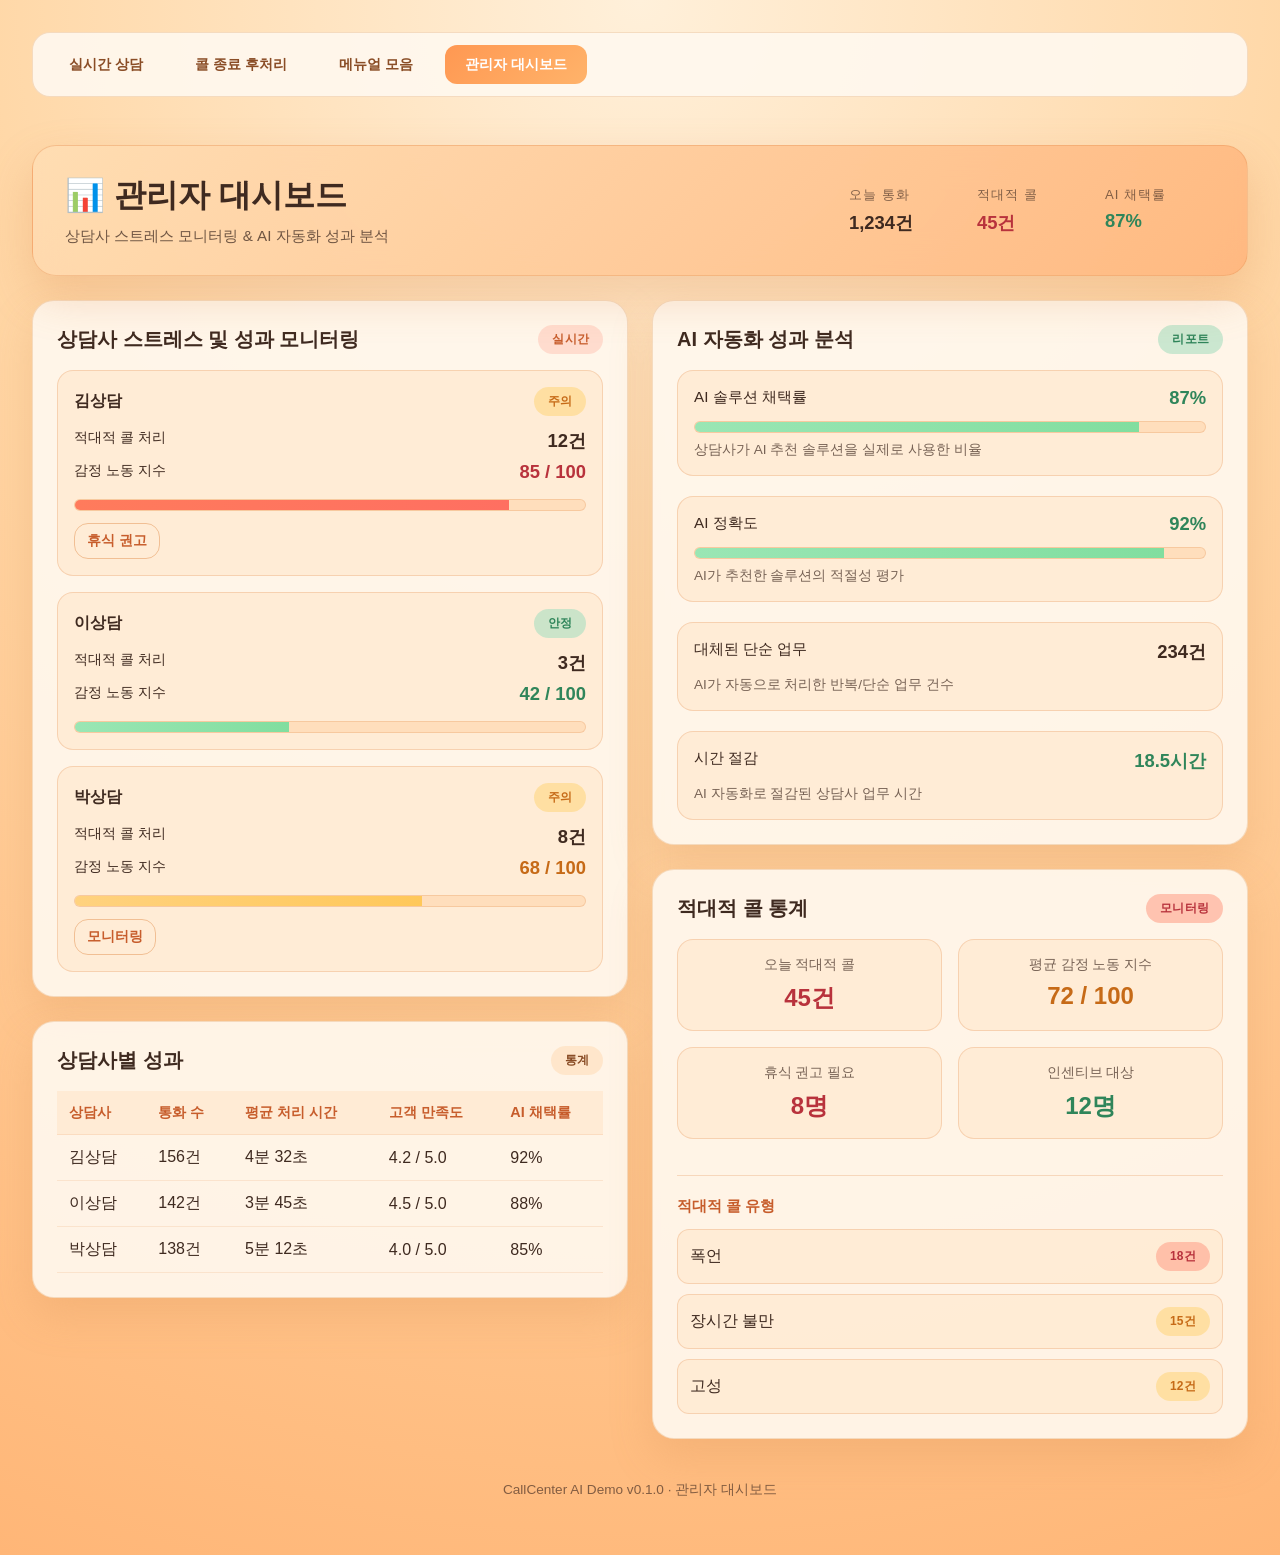
<file: admin.html>
<!DOCTYPE html>
<html lang="ko">
<head>
  <meta charset="UTF-8">
  <meta name="viewport" content="width=device-width, initial-scale=1.0">
  <title>관리자 대시보드 - CallCenter AI Demo</title>
  <link rel="stylesheet" href="styles.css">
</head>
<body>
  <div class="layout">
    <nav class="main-nav">
      <a href="index.html" class="nav-link">실시간 상담</a>
      <a href="debriefing.html" class="nav-link">콜 종료 후처리</a>
      <a href="manual.html" class="nav-link">메뉴얼 모음</a>
      <a href="admin.html" class="nav-link active">관리자 대시보드</a>
    </nav>
    <header class="page-header">
      <div class="title-group">
        <h1>📊 관리자 대시보드</h1>
        <p class="subtitle">상담사 스트레스 모니터링 & AI 자동화 성과 분석</p>
      </div>
      <div class="header-metrics">
        <div class="header-metric">
          <span class="metric-label">오늘 통화</span>
          <span class="metric-value">1,234건</span>
        </div>
        <div class="header-metric">
          <span class="metric-label">적대적 콜</span>
          <span class="metric-value" style="color: #b8323c;">45건</span>
        </div>
        <div class="header-metric">
          <span class="metric-label">AI 채택률</span>
          <span class="metric-value" style="color: #2f855a;">87%</span>
        </div>
      </div>
    </header>

    <main class="dashboard">
      <section class="column left-column">
        <article class="card stress-monitoring-card">
          <div class="card-header">
            <h2>상담사 스트레스 및 성과 모니터링</h2>
            <span class="badge badge-info">실시간</span>
          </div>
          <div class="agent-list">
            <div class="agent-item">
              <div class="agent-info">
                <strong>김상담</strong>
                <span class="badge badge-warning">주의</span>
              </div>
              <div class="agent-metrics">
                <div class="metric-row">
                  <span>적대적 콜 처리</span>
                  <span class="metric-value">12건</span>
                </div>
                <div class="metric-row">
                  <span>감정 노동 지수</span>
                  <span class="metric-value" style="color: #b8323c;">85 / 100</span>
                </div>
                <div class="progress" style="margin-top: 8px;">
                  <div class="progress-fill" style="width: 85%; background: linear-gradient(90deg, #ff7b5c, #ff6f61);"></div>
                </div>
              </div>
              <div class="agent-action">
                <button class="btn btn-outline" style="font-size: 0.85rem; padding: 8px 12px;">휴식 권고</button>
              </div>
            </div>
            <div class="agent-item">
              <div class="agent-info">
                <strong>이상담</strong>
                <span class="badge badge-success">안정</span>
              </div>
              <div class="agent-metrics">
                <div class="metric-row">
                  <span>적대적 콜 처리</span>
                  <span class="metric-value">3건</span>
                </div>
                <div class="metric-row">
                  <span>감정 노동 지수</span>
                  <span class="metric-value" style="color: #2f855a;">42 / 100</span>
                </div>
                <div class="progress" style="margin-top: 8px;">
                  <div class="progress-fill" style="width: 42%; background: linear-gradient(90deg, #9ae6b4, #81de9f);"></div>
                </div>
              </div>
            </div>
            <div class="agent-item">
              <div class="agent-info">
                <strong>박상담</strong>
                <span class="badge badge-warning">주의</span>
              </div>
              <div class="agent-metrics">
                <div class="metric-row">
                  <span>적대적 콜 처리</span>
                  <span class="metric-value">8건</span>
                </div>
                <div class="metric-row">
                  <span>감정 노동 지수</span>
                  <span class="metric-value" style="color: #c66a17;">68 / 100</span>
                </div>
                <div class="progress" style="margin-top: 8px;">
                  <div class="progress-fill" style="width: 68%; background: linear-gradient(90deg, #ffd27f, #ffc85a);"></div>
                </div>
              </div>
              <div class="agent-action">
                <button class="btn btn-outline" style="font-size: 0.85rem; padding: 8px 12px;">모니터링</button>
              </div>
            </div>
          </div>
        </article>

        <article class="card performance-card">
          <div class="card-header">
            <h2>상담사별 성과</h2>
            <span class="badge badge-neutral">통계</span>
          </div>
          <div class="performance-table">
            <table>
              <thead>
                <tr>
                  <th>상담사</th>
                  <th>통화 수</th>
                  <th>평균 처리 시간</th>
                  <th>고객 만족도</th>
                  <th>AI 채택률</th>
                </tr>
              </thead>
              <tbody>
                <tr>
                  <td>김상담</td>
                  <td>156건</td>
                  <td>4분 32초</td>
                  <td>4.2 / 5.0</td>
                  <td>92%</td>
                </tr>
                <tr>
                  <td>이상담</td>
                  <td>142건</td>
                  <td>3분 45초</td>
                  <td>4.5 / 5.0</td>
                  <td>88%</td>
                </tr>
                <tr>
                  <td>박상담</td>
                  <td>138건</td>
                  <td>5분 12초</td>
                  <td>4.0 / 5.0</td>
                  <td>85%</td>
                </tr>
              </tbody>
            </table>
          </div>
        </article>
      </section>

      <section class="column right-column">
        <article class="card ai-performance-card">
          <div class="card-header">
            <h2>AI 자동화 성과 분석</h2>
            <span class="badge badge-success">리포트</span>
          </div>
          <div class="ai-metrics">
            <div class="ai-metric-item">
              <div class="ai-metric-header">
                <span>AI 솔루션 채택률</span>
                <span class="metric-value" style="color: #2f855a;">87%</span>
              </div>
              <div class="progress">
                <div class="progress-fill" style="width: 87%; background: linear-gradient(90deg, #9ae6b4, #81de9f);"></div>
              </div>
              <p class="metric-desc">상담사가 AI 추천 솔루션을 실제로 사용한 비율</p>
            </div>
            <div class="ai-metric-item">
              <div class="ai-metric-header">
                <span>AI 정확도</span>
                <span class="metric-value" style="color: #2f855a;">92%</span>
              </div>
              <div class="progress">
                <div class="progress-fill" style="width: 92%; background: linear-gradient(90deg, #9ae6b4, #81de9f);"></div>
              </div>
              <p class="metric-desc">AI가 추천한 솔루션의 적절성 평가</p>
            </div>
            <div class="ai-metric-item">
              <div class="ai-metric-header">
                <span>대체된 단순 업무</span>
                <span class="metric-value">234건</span>
              </div>
              <p class="metric-desc">AI가 자동으로 처리한 반복/단순 업무 건수</p>
            </div>
            <div class="ai-metric-item">
              <div class="ai-metric-header">
                <span>시간 절감</span>
                <span class="metric-value" style="color: #2f855a;">18.5시간</span>
              </div>
              <p class="metric-desc">AI 자동화로 절감된 상담사 업무 시간</p>
            </div>
          </div>
        </article>

        <article class="card hostile-call-card">
          <div class="card-header">
            <h2>적대적 콜 통계</h2>
            <span class="badge badge-danger">모니터링</span>
          </div>
          <div class="hostile-stats">
            <div class="stat-item">
              <div class="stat-label">오늘 적대적 콜</div>
              <div class="stat-value" style="color: #b8323c;">45건</div>
            </div>
            <div class="stat-item">
              <div class="stat-label">평균 감정 노동 지수</div>
              <div class="stat-value" style="color: #c66a17;">72 / 100</div>
            </div>
            <div class="stat-item">
              <div class="stat-label">휴식 권고 필요</div>
              <div class="stat-value" style="color: #b8323c;">8명</div>
            </div>
            <div class="stat-item">
              <div class="stat-label">인센티브 대상</div>
              <div class="stat-value" style="color: #2f855a;">12명</div>
            </div>
          </div>
          <div class="hostile-breakdown">
            <h3>적대적 콜 유형</h3>
            <div class="breakdown-list">
              <div class="breakdown-item">
                <span>폭언</span>
                <span class="badge badge-danger">18건</span>
              </div>
              <div class="breakdown-item">
                <span>장시간 불만</span>
                <span class="badge badge-warning">15건</span>
              </div>
              <div class="breakdown-item">
                <span>고성</span>
                <span class="badge badge-warning">12건</span>
              </div>
            </div>
          </div>
        </article>
      </section>
    </main>

    <footer class="page-footer">
      CallCenter AI Demo v0.1.0 · 관리자 대시보드
    </footer>
  </div>
  <script src="app.js"></script>
</body>
</html>
</file>
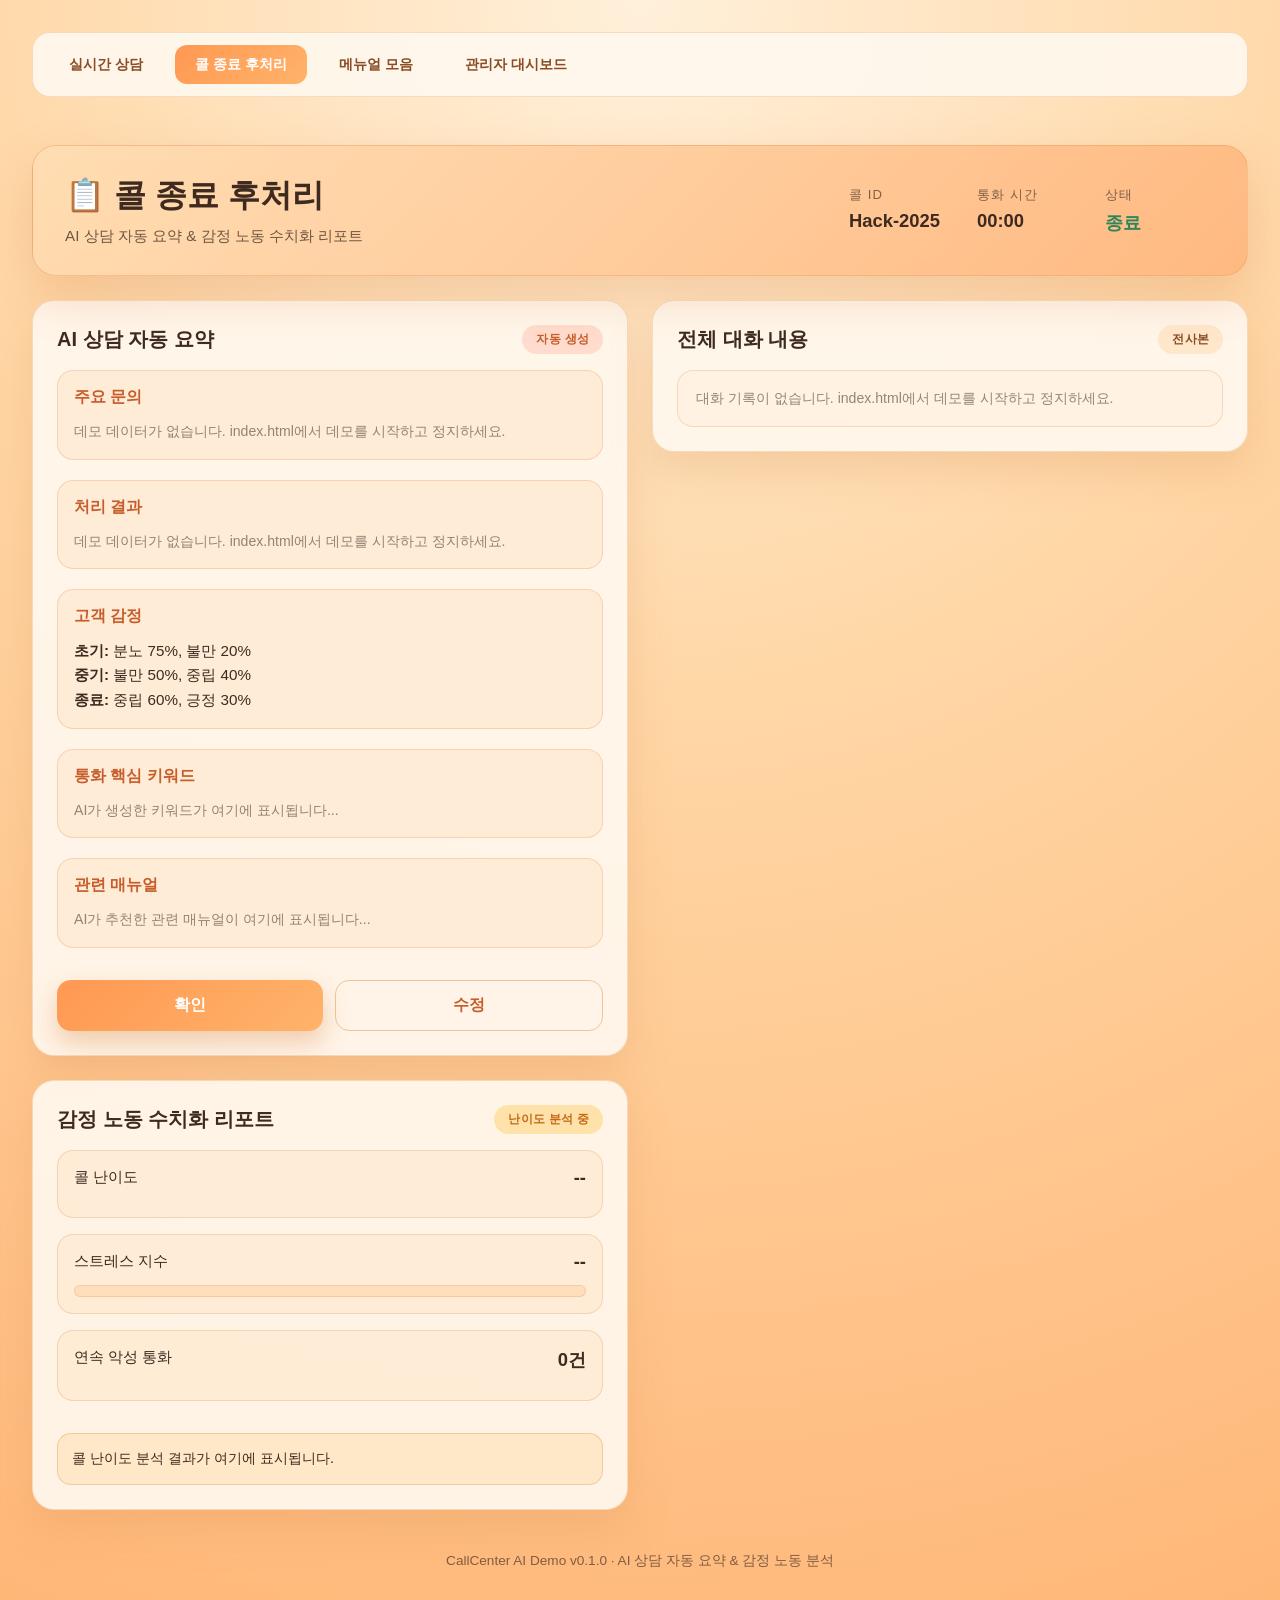
<file: debriefing.html>
<!DOCTYPE html>
<html lang="ko">
<head>
  <meta charset="UTF-8">
  <meta name="viewport" content="width=device-width, initial-scale=1.0">
  <title>콜 종료 후처리 - CallCenter AI Demo</title>
  <link rel="stylesheet" href="styles.css">
</head>
<body>
  <div class="layout">
    <nav class="main-nav">
      <a href="index.html" class="nav-link">실시간 상담</a>
      <a href="debriefing.html" class="nav-link active">콜 종료 후처리</a>
      <a href="manual.html" class="nav-link">메뉴얼 모음</a>
      <a href="admin.html" class="nav-link">관리자 대시보드</a>
    </nav>
    <header class="page-header">
      <div class="title-group">
        <h1>📋 콜 종료 후처리</h1>
        <p class="subtitle">AI 상담 자동 요약 & 감정 노동 수치화 리포트</p>
      </div>
      <div class="header-metrics">
        <div class="header-metric">
          <span class="metric-label">콜 ID</span>
          <span class="metric-value" id="call-id">Hack-2025</span>
        </div>
        <div class="header-metric">
          <span class="metric-label">통화 시간</span>
          <span class="metric-value" id="call-duration">05:32</span>
        </div>
        <div class="header-metric">
          <span class="metric-label">상태</span>
          <span class="metric-value state">종료</span>
        </div>
      </div>
    </header>

    <main class="dashboard">
      <section class="column left-column">
        <article class="card summary-card">
          <div class="card-header">
            <h2>AI 상담 자동 요약</h2>
            <span class="badge badge-info">자동 생성</span>
          </div>
          <div class="summary-content">
            <div class="summary-section">
              <h3>주요 문의</h3>
              <div id="inquiry-summary" class="summary-text">
                <p class="placeholder">AI가 생성한 요약이 여기에 표시됩니다...</p>
              </div>
            </div>
            <div class="summary-section">
              <h3>처리 결과</h3>
              <div id="result-summary" class="summary-text">
                <p class="placeholder">AI가 생성한 요약이 여기에 표시됩니다...</p>
              </div>
            </div>
            <div class="summary-section">
              <h3>고객 감정</h3>
              <div id="emotion-summary" class="summary-text">
                <p><strong>초기:</strong> 분노 75%, 불만 20%<br>
                <strong>중기:</strong> 불만 50%, 중립 40%<br>
                <strong>종료:</strong> 중립 60%, 긍정 30%</p>
              </div>
            </div>
            <div class="summary-section">
              <h3>통화 핵심 키워드</h3>
              <div id="call-keywords" class="summary-text">
                <div class="keyword-list">
                  <span class="placeholder">AI가 생성한 키워드가 여기에 표시됩니다...</span>
                </div>
              </div>
            </div>
            <div class="summary-section">
              <h3>관련 매뉴얼</h3>
              <div id="relevant-manuals" class="summary-text">
                <ul class="manual-link-list">
                  <li class="placeholder">AI가 추천한 관련 매뉴얼이 여기에 표시됩니다...</li>
                </ul>
              </div>
            </div>
          </div>
          <div class="summary-actions">
            <button class="btn btn-primary">확인</button>
            <button class="btn btn-outline">수정</button>
          </div>
        </article>

        <article class="card emotion-labor-card">
          <div class="card-header">
            <h2>감정 노동 수치화 리포트</h2>
            <span class="badge badge-warning" id="difficulty-badge">난이도 분석 중</span>
          </div>
          <div class="labor-metrics">
            <div class="labor-metric">
              <div class="labor-metric-header">
                <span>콜 난이도</span>
                <span class="metric-value" id="difficulty-value">--</span>
              </div>
              <div id="difficulty-visualization" class="difficulty-visualization">
                <!-- 5단계 난이도 시각화 -->
              </div>
            </div>
            <div class="labor-metric">
              <div class="labor-metric-header">
                <span>스트레스 지수</span>
                <span class="metric-value" id="stress-value-debrief">--</span>
              </div>
              <div class="progress">
                <div id="stress-bar-debrief" class="progress-fill" style="width: 0%"></div>
              </div>
            </div>
            <div class="labor-metric">
              <div class="labor-metric-header">
                <span>연속 악성 통화</span>
                <span class="metric-value" id="escalation-count-debrief">0건</span>
              </div>
            </div>
          </div>
          <div class="labor-note" id="labor-note">
            <p>콜 난이도 분석 결과가 여기에 표시됩니다.</p>
          </div>
        </article>
      </section>

      <section class="column right-column">
        <article class="card transcript-full-card">
          <div class="card-header">
            <h2>전체 대화 내용</h2>
            <span class="badge badge-neutral">전사본</span>
          </div>
          <div id="full-transcript" class="transcript-list">
            <p class="placeholder">대화 기록이 여기에 표시됩니다.</p>
          </div>
        </article>

        <article class="card action-card" style="display: none;">
          <!-- 후처리 액션 카드 숨김 -->
        </article>
      </section>
    </main>

    <footer class="page-footer">
      CallCenter AI Demo v0.1.0 · AI 상담 자동 요약 & 감정 노동 분석
    </footer>
  </div>
  <script>
    // debriefing.html 전용 스크립트
    document.addEventListener('DOMContentLoaded', () => {
      // localStorage에서 요약 데이터 로드 (callSummaryData)
      const summaryJson = localStorage.getItem('callSummaryData');
      const historyText = localStorage.getItem('conversationHistoryText');
      
      // 콜 ID, 통화 시간, 상태 업데이트
      const callId = localStorage.getItem('callId') || 'Hack-2025';
      const callDuration = localStorage.getItem('callDuration') || '00:00';
      const callIdEl = document.getElementById('call-id');
      const callDurationEl = document.getElementById('call-duration');
      if (callIdEl) callIdEl.textContent = callId;
      if (callDurationEl) callDurationEl.textContent = callDuration;
      console.log("[debriefing] 콜 정보 업데이트:", callId, callDuration);
      
      // 전체 대화 내용 렌더링
      renderFullTranscript(historyText);
      
      if (summaryJson) {
        // 데이터가 있을 경우
        const summaryData = JSON.parse(summaryJson);
        
        // 1. 주요 문의 요약
        const inquirySummaryEl = document.getElementById('inquiry-summary');
        if (inquirySummaryEl) {
          const pEl = inquirySummaryEl.querySelector('p');
          if (pEl) {
            if (summaryData.inquiry_summary && summaryData.inquiry_summary.trim()) {
              pEl.textContent = summaryData.inquiry_summary;
              pEl.classList.remove('placeholder');
            } else {
              pEl.textContent = '주요 문의 요약이 생성되지 않았습니다.';
              pEl.classList.add('placeholder');
            }
          }
        }
        
        // 2. 처리 결과 요약
        const resultSummaryEl = document.getElementById('result-summary');
        if (resultSummaryEl) {
          const pEl = resultSummaryEl.querySelector('p');
          if (pEl) {
            if (summaryData.result_summary && summaryData.result_summary.trim()) {
              pEl.textContent = summaryData.result_summary;
              pEl.classList.remove('placeholder');
            } else {
              pEl.textContent = '처리 결과 요약이 생성되지 않았습니다.';
              pEl.classList.add('placeholder');
            }
          }
        }
        
        // 3. 통화 핵심 키워드
        const callKeywordsEl = document.getElementById('call-keywords');
        if (callKeywordsEl) {
          const keywordListEl = callKeywordsEl.querySelector('.keyword-list');
          if (keywordListEl) {
            keywordListEl.innerHTML = '';
            const keywords = summaryData.call_keywords || [];
            if (keywords.length > 0) {
              keywords.forEach(keyword => {
                const chip = document.createElement('span');
                chip.className = 'keyword-chip';
                chip.textContent = keyword;
                keywordListEl.appendChild(chip);
              });
            } else {
              const placeholder = document.createElement('span');
              placeholder.className = 'placeholder';
              placeholder.textContent = '키워드가 추출되지 않았습니다.';
              keywordListEl.appendChild(placeholder);
            }
          }
        }
        
        // 4. 관련 매뉴얼
        const relevantManualsEl = document.getElementById('relevant-manuals');
        if (relevantManualsEl) {
          const manualListEl = relevantManualsEl.querySelector('.manual-link-list');
          if (manualListEl) {
            manualListEl.innerHTML = '';
            const manualIds = summaryData.relevant_manual_ids || [];
            if (manualIds.length > 0) {
              // manuals.json 데이터 로드
              fetch('manuals.json')
                .then(res => res.json())
                .then(manualsData => {
                  manualIds.forEach(manualId => {
                    // manualId 형식: "category_id" (예: "emergency_1")
                    const [category, id] = manualId.split('_');
                    // manuals.json 구조 확인 필요 (카테고리별 중첩 또는 리스트)
                    let manual = null;
                    if (manualsData.manuals) {
                      // 리스트 형태
                      manual = manualsData.manuals.find(m => m.category === category && m.id === id);
                    } else if (manualsData[category]) {
                      // 중첩 형태
                      manual = manualsData[category][id];
                    }
                    
                    if (manual) {
                      const li = document.createElement('li');
                      const link = document.createElement('a');
                      link.href = `manual-detail.html?category=${category}&id=${id}`;
                      link.className = 'manual-link';
                      link.textContent = manual.title || manualId;
                      li.appendChild(link);
                      manualListEl.appendChild(li);
                    } else {
                      // 매뉴얼을 찾을 수 없는 경우
                      const li = document.createElement('li');
                      li.textContent = `${manualId} (매뉴얼을 찾을 수 없음)`;
                      li.className = 'placeholder';
                      manualListEl.appendChild(li);
                    }
                  });
                })
                .catch(err => {
                  console.error('[매뉴얼 로드 오류]', err);
                  const li = document.createElement('li');
                  li.textContent = '매뉴얼 데이터를 로드할 수 없습니다.';
                  li.className = 'placeholder';
                  manualListEl.appendChild(li);
                });
            } else {
              const li = document.createElement('li');
              li.className = 'placeholder';
              li.textContent = '관련 매뉴얼이 추출되지 않았습니다.';
              manualListEl.appendChild(li);
            }
          }
        }
        
        // 5. 통화 난이도 및 감정 요약
        const difficulty = summaryData.call_difficulty || 1;
        const emotionSummary = summaryData.customer_emotion_summary || '';
        
        // 난이도 표시 업데이트
        const difficultyValueEl = document.getElementById('difficulty-value');
        const difficultyBadgeEl = document.getElementById('difficulty-badge');
        const difficultyVisualEl = document.getElementById('difficulty-visualization');
        const stressValueEl = document.getElementById('stress-value-debrief');
        const stressBarEl = document.getElementById('stress-bar-debrief');
        const escalationCountEl = document.getElementById('escalation-count-debrief');
        const laborNoteEl = document.getElementById('labor-note');
        
        if (difficultyValueEl) {
          difficultyValueEl.textContent = `${difficulty} / 5`;
        }
        if (difficultyBadgeEl) {
          let badgeClass = 'badge-neutral';
          let badgeText = '매우 쉬움';
          if (difficulty >= 4) {
            badgeClass = 'badge-danger';
            badgeText = '매우 어려움';
          } else if (difficulty === 3) {
            badgeClass = 'badge-warning';
            badgeText = '보통';
          } else if (difficulty === 2) {
            badgeClass = 'badge-info';
            badgeText = '쉬움';
          }
          difficultyBadgeEl.className = `badge ${badgeClass}`;
          difficultyBadgeEl.textContent = badgeText;
        }
        
        // 난이도 시각화
        if (difficultyVisualEl) {
          difficultyVisualEl.innerHTML = '';
          const difficultyBar = document.createElement('div');
          difficultyBar.className = 'difficulty-bar';
          difficultyBar.style.cssText = 'display: flex; gap: 8px; margin-top: 12px;';
          
          for (let i = 1; i <= 5; i++) {
            const barItem = document.createElement('div');
            barItem.style.cssText = `
              flex: 1;
              height: 32px;
              border-radius: 8px;
              background: ${i <= difficulty ? 
                (i <= 2 ? 'rgba(129, 190, 150, 0.6)' : 
                 i <= 3 ? 'rgba(255, 215, 128, 0.6)' : 
                 'rgba(255, 163, 140, 0.6)') : 
                'rgba(229, 170, 116, 0.2)'};
              border: 1px solid ${i <= difficulty ? 
                (i <= 2 ? 'rgba(129, 190, 150, 0.8)' : 
                 i <= 3 ? 'rgba(255, 215, 128, 0.8)' : 
                 'rgba(255, 163, 140, 0.8)') : 
                'rgba(229, 170, 116, 0.3)'};
              display: flex;
              align-items: center;
              justify-content: center;
              font-weight: 700;
              color: ${i <= difficulty ? '#3f2a20' : 'rgba(63, 42, 32, 0.4)'};
            `;
            barItem.textContent = i;
            difficultyBar.appendChild(barItem);
          }
          difficultyVisualEl.appendChild(difficultyBar);
        }
        
        // 스트레스 지수 업데이트 (기본값)
        if (stressValueEl) {
          stressValueEl.textContent = '0 / 100';
        }
        if (stressBarEl) {
          stressBarEl.style.width = '0%';
        }
        
        // 연속 악성 통화 업데이트 (기본값)
        if (escalationCountEl) {
          escalationCountEl.textContent = '0건';
        }
        
        // 노트 업데이트
        if (laborNoteEl) {
          let noteText = '';
          if (difficulty >= 4) {
            noteText = '이 통화는 매우 높은 난이도로 분류되었습니다. 상담사 휴식 권고 및 후행적 보상이 필요합니다.';
          } else if (difficulty >= 3) {
            noteText = '이 통화는 높은 난이도로 분류되었습니다. 상담사 상태를 모니터링하세요.';
          } else {
            noteText = '이 통화는 정상적인 난이도로 처리되었습니다.';
          }
          const pEl = laborNoteEl.querySelector('p');
          if (pEl) {
            pEl.textContent = noteText;
          }
        }
        
        // 감정 요약 표시
        const emotionSummaryEl = document.getElementById('emotion-summary');
        if (emotionSummaryEl) {
          const pEl = emotionSummaryEl.querySelector('p');
          if (pEl) {
            if (emotionSummary && emotionSummary.trim()) {
              pEl.textContent = emotionSummary;
              pEl.classList.remove('placeholder');
            } else {
              pEl.textContent = '감정 분석 결과가 없습니다.';
              pEl.classList.add('placeholder');
            }
          }
        }
        
        // (중요) 사용한 데이터 삭제
        localStorage.removeItem('callSummaryData');
        localStorage.removeItem('conversationHistoryText');
      } else {
        // 데이터가 없을 경우 (예: index.html을 거치지 않고 직접 접속)
        console.log('데모 데이터가 없습니다. index.html에서 데모를 시작하고 정지하세요.');
        
        // 요약 영역에 placeholder 표시
        const inquirySummaryEl = document.getElementById('inquiry-summary');
        const resultSummaryEl = document.getElementById('result-summary');
        if (inquirySummaryEl) {
          const pEl = inquirySummaryEl.querySelector('p');
          if (pEl) {
            pEl.textContent = '데모 데이터가 없습니다. index.html에서 데모를 시작하고 정지하세요.';
            pEl.classList.add('placeholder');
          }
        }
        if (resultSummaryEl) {
          const pEl = resultSummaryEl.querySelector('p');
          if (pEl) {
            pEl.textContent = '데모 데이터가 없습니다. index.html에서 데모를 시작하고 정지하세요.';
            pEl.classList.add('placeholder');
          }
        }
      }
    });
    
    // 전체 대화 내용 렌더링 함수 (화자 구별 제거, 말풍선만 표시)
    function renderFullTranscript(historyText) {
      const fullTranscriptEl = document.getElementById('full-transcript');
      if (!fullTranscriptEl) return;
      
      if (!historyText || historyText.trim() === '') {
        fullTranscriptEl.innerHTML = '<p class="placeholder">대화 기록이 없습니다. index.html에서 데모를 시작하고 정지하세요.</p>';
        return;
      }
      
      // historyText를 파싱하여 말풍선 렌더링 (화자 구별 제거, 텍스트만)
      // 형식: "텍스트1\n텍스트2\n..."
      const lines = historyText.split('\n').filter(line => line.trim());
      
      if (lines.length === 0) {
        fullTranscriptEl.innerHTML = '<p class="placeholder">대화 기록이 없습니다.</p>';
        return;
      }
      
      fullTranscriptEl.innerHTML = '';
      
      lines.forEach((line, index) => {
        const text = line.trim();
        if (!text) return;
        
        // 시간 계산 (간단한 예시: 인덱스 * 5초)
        const minutes = Math.floor((index * 5) / 60);
        const seconds = (index * 5) % 60;
        const timeStr = `${minutes.toString().padStart(2, '0')}:${seconds.toString().padStart(2, '0')}`;
        
        const transcriptItem = document.createElement('div');
        transcriptItem.className = 'transcript-item'; // 화자 구별 클래스 제거
        
        const meta = document.createElement('div');
        meta.className = 'transcript-meta';
        meta.textContent = timeStr; // 화자 태그 제거, 시간만 표시
        
        const content = document.createElement('p');
        content.textContent = text;
        
        transcriptItem.appendChild(meta);
        transcriptItem.appendChild(content);
        fullTranscriptEl.appendChild(transcriptItem);
      });
      
      console.log(`[renderFullTranscript] 전체 대화 내용 렌더링 완료: ${lines.length}개 발화 (화자 구별 제거)`);
    }
  </script>
  <script src="app.js"></script>
</body>
</html>
</file>
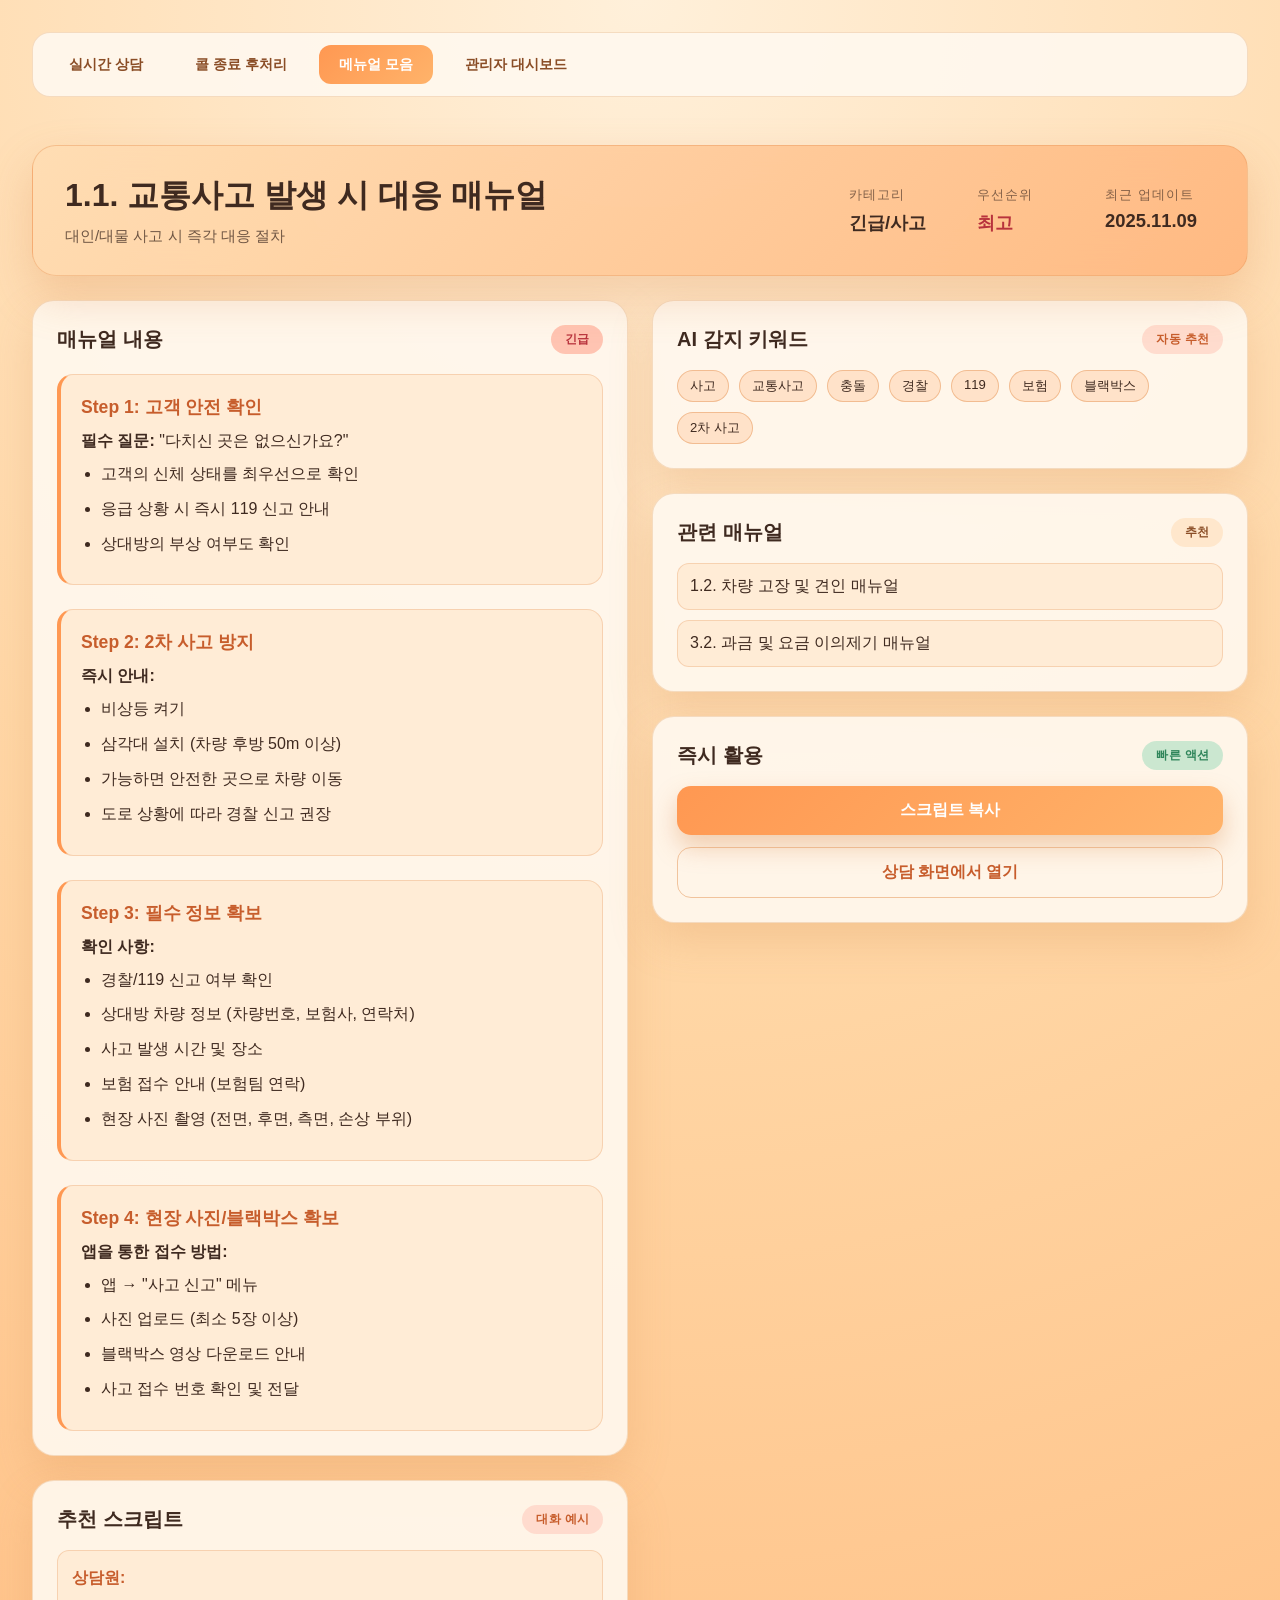
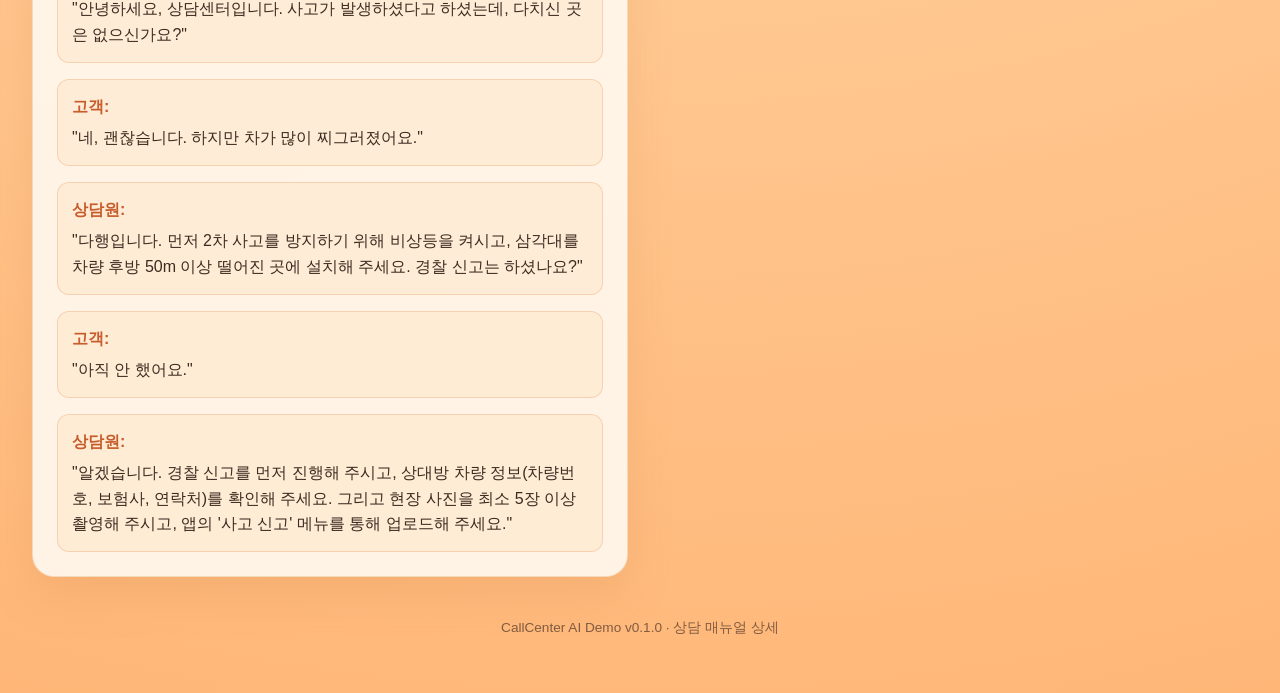
<file: manual-detail.html>
<!DOCTYPE html>
<html lang="ko">
<head>
  <meta charset="UTF-8">
  <meta name="viewport" content="width=device-width, initial-scale=1.0">
  <title>상담 매뉴얼 상세 - CallCenter AI Demo</title>
  <link rel="stylesheet" href="styles.css">
</head>
<body>
  <div class="layout">
    <nav class="main-nav">
      <a href="index.html" class="nav-link">실시간 상담</a>
      <a href="debriefing.html" class="nav-link">콜 종료 후처리</a>
      <a href="manual.html" class="nav-link active">메뉴얼 모음</a>
      <a href="admin.html" class="nav-link">관리자 대시보드</a>
    </nav>
    <header class="page-header">
      <div class="title-group">
        <h1 id="manual-title">1.1. 교통사고 발생 시 대응 매뉴얼</h1>
        <p class="subtitle" id="manual-subtitle">대인/대물 사고 시 즉각 대응 절차</p>
      </div>
      <div class="header-metrics">
        <div class="header-metric">
          <span class="metric-label">카테고리</span>
          <span class="metric-value" id="manual-category">긴급/사고</span>
        </div>
        <div class="header-metric">
          <span class="metric-label">우선순위</span>
          <span class="metric-value" id="manual-priority" style="color: #b8323c;">최고</span>
        </div>
        <div class="header-metric">
          <span class="metric-label">최근 업데이트</span>
          <span class="metric-value">2025.11.09</span>
        </div>
      </div>
    </header>

    <main class="dashboard">
      <section class="column left-column">
        <article class="card manual-detail-card">
          <div class="card-header">
            <h2>매뉴얼 내용</h2>
            <span class="badge badge-danger" id="manual-badge">긴급</span>
          </div>
          <div id="manual-content" class="manual-content">
            <!-- 매뉴얼 내용이 여기에 동적으로 로드됩니다 -->
          </div>
        </article>

        <article class="card script-card">
          <div class="card-header">
            <h2>추천 스크립트</h2>
            <span class="badge badge-info">대화 예시</span>
          </div>
          <div id="script-content" class="script-content">
            <!-- 스크립트 내용이 여기에 동적으로 로드됩니다 -->
          </div>
        </article>
      </section>

      <section class="column right-column">
        <article class="card keywords-card">
          <div class="card-header">
            <h2>AI 감지 키워드</h2>
            <span class="badge badge-info">자동 추천</span>
          </div>
          <div id="keywords-content" class="keywords-content">
            <!-- 키워드가 여기에 동적으로 로드됩니다 -->
          </div>
        </article>

        <article class="card related-card">
          <div class="card-header">
            <h2>관련 매뉴얼</h2>
            <span class="badge badge-neutral">추천</span>
          </div>
          <div id="related-manuals" class="related-manuals">
            <!-- 관련 매뉴얼이 여기에 동적으로 로드됩니다 -->
          </div>
        </article>

        <article class="card action-card">
          <div class="card-header">
            <h2>즉시 활용</h2>
            <span class="badge badge-success">빠른 액션</span>
          </div>
          <div class="action-buttons">
            <button class="btn btn-primary" id="copy-script-btn">스크립트 복사</button>
            <button class="btn btn-outline" id="open-in-call-btn">상담 화면에서 열기</button>
          </div>
        </article>

        <!-- 원격지원 UI (2.1. 스마트키 오류 매뉴얼일 때만 표시) -->
        <article class="card remote-support-card" id="remote-support-card" style="display: none;">
          <div class="card-header">
            <h2>원격지원</h2>
            <span class="badge badge-info" id="remote-status-badge">대기 중</span>
          </div>
          <div class="remote-support-content">
            <div class="remote-vehicle-info">
              <div class="info-item">
                <span class="info-label">차량 번호:</span>
                <span class="info-value" id="remote-vehicle-number">서울 12가 3456</span>
              </div>
              <div class="info-item">
                <span class="info-label">차량 위치:</span>
                <span class="info-value" id="remote-vehicle-location">서울시 강남구 테헤란로 123</span>
              </div>
              <div class="info-item">
                <span class="info-label">연결 상태:</span>
                <span class="info-value" id="remote-connection-status">연결 안 됨</span>
              </div>
            </div>
            
            <div class="remote-control-buttons">
              <button class="btn btn-primary" id="remote-connect-btn">원격지원 연결</button>
              <button class="btn btn-success" id="remote-unlock-btn" disabled>문 열기</button>
              <button class="btn btn-warning" id="remote-lock-btn" disabled>문 잠그기</button>
              <button class="btn btn-info" id="remote-status-btn" disabled>차량 상태 확인</button>
            </div>

            <div class="remote-result-area" id="remote-result-area" style="display: none;">
              <div class="result-header">
                <h3>제어 결과</h3>
              </div>
              <div class="result-content" id="remote-result-content">
                <!-- 제어 결과가 여기에 표시됩니다 -->
              </div>
            </div>
          </div>
        </article>
      </section>
    </main>

    <footer class="page-footer">
      CallCenter AI Demo v0.1.0 · 상담 매뉴얼 상세
    </footer>
  </div>
  <script src="app.js"></script>
  <script>
    // URL 파라미터에서 매뉴얼 정보 가져오기
    const urlParams = new URLSearchParams(window.location.search);
    const category = urlParams.get('category') || 'emergency';
    const id = urlParams.get('id') || '1';

    // 매뉴얼 데이터
    const manualData = {
      emergency: {
        1: {
          title: "1.1. 교통사고 발생 시 대응 매뉴얼",
          subtitle: "대인/대물 사고 시 즉각 대응 절차",
          category: "긴급/사고",
          priority: "최고",
          badge: "긴급",
          keywords: ["사고", "교통사고", "충돌", "경찰", "119", "보험", "블랙박스", "2차 사고"],
          content: `
            <div class="manual-step">
              <h3>Step 1: 고객 안전 확인</h3>
              <p><strong>필수 질문:</strong> "다치신 곳은 없으신가요?"</p>
              <ul>
                <li>고객의 신체 상태를 최우선으로 확인</li>
                <li>응급 상황 시 즉시 119 신고 안내</li>
                <li>상대방의 부상 여부도 확인</li>
              </ul>
            </div>
            <div class="manual-step">
              <h3>Step 2: 2차 사고 방지</h3>
              <p><strong>즉시 안내:</strong></p>
              <ul>
                <li>비상등 켜기</li>
                <li>삼각대 설치 (차량 후방 50m 이상)</li>
                <li>가능하면 안전한 곳으로 차량 이동</li>
                <li>도로 상황에 따라 경찰 신고 권장</li>
              </ul>
            </div>
            <div class="manual-step">
              <h3>Step 3: 필수 정보 확보</h3>
              <p><strong>확인 사항:</strong></p>
              <ul>
                <li>경찰/119 신고 여부 확인</li>
                <li>상대방 차량 정보 (차량번호, 보험사, 연락처)</li>
                <li>사고 발생 시간 및 장소</li>
                <li>보험 접수 안내 (보험팀 연락)</li>
                <li>현장 사진 촬영 (전면, 후면, 측면, 손상 부위)</li>
              </ul>
            </div>
            <div class="manual-step">
              <h3>Step 4: 현장 사진/블랙박스 확보</h3>
              <p><strong>앱을 통한 접수 방법:</strong></p>
              <ul>
                <li>앱 → "사고 신고" 메뉴</li>
                <li>사진 업로드 (최소 5장 이상)</li>
                <li>블랙박스 영상 다운로드 안내</li>
                <li>사고 접수 번호 확인 및 전달</li>
              </ul>
            </div>
          `,
          script: `
            <div class="script-item">
              <p><strong>상담원:</strong> "안녕하세요, 상담센터입니다. 사고가 발생하셨다고 하셨는데, 다치신 곳은 없으신가요?"</p>
            </div>
            <div class="script-item">
              <p><strong>고객:</strong> "네, 괜찮습니다. 하지만 차가 많이 찌그러졌어요."</p>
            </div>
            <div class="script-item">
              <p><strong>상담원:</strong> "다행입니다. 먼저 2차 사고를 방지하기 위해 비상등을 켜시고, 삼각대를 차량 후방 50m 이상 떨어진 곳에 설치해 주세요. 경찰 신고는 하셨나요?"</p>
            </div>
            <div class="script-item">
              <p><strong>고객:</strong> "아직 안 했어요."</p>
            </div>
            <div class="script-item">
              <p><strong>상담원:</strong> "알겠습니다. 경찰 신고를 먼저 진행해 주시고, 상대방 차량 정보(차량번호, 보험사, 연락처)를 확인해 주세요. 그리고 현장 사진을 최소 5장 이상 촬영해 주시고, 앱의 '사고 신고' 메뉴를 통해 업로드해 주세요."</p>
            </div>
          `,
          related: [
            { title: "1.2. 차량 고장 및 견인 매뉴얼", link: "manual-detail.html?category=emergency&id=2" },
            { title: "3.2. 과금 및 요금 이의제기 매뉴얼", link: "manual-detail.html?category=payment&id=2" }
          ]
        },
        2: {
          title: "1.2. 차량 고장 및 견인 매뉴얼",
          subtitle: "시동 불량, 경고등 점등, 타이어 펑크 등 증상별 대응",
          category: "긴급/사고",
          priority: "최고",
          badge: "긴급",
          keywords: ["고장", "시동", "경고등", "타이어", "펑크", "견인", "출동"],
          content: `
            <div class="manual-step">
              <h3>증상별 대응</h3>
              <div class="symptom-item">
                <h4>시동 불량</h4>
                <ul>
                  <li>배터리 방전 가능성 확인</li>
                  <li>긴급 출동 서비스 접수</li>
                  <li>가까운 주차존/협력사 안내</li>
                </ul>
              </div>
              <div class="symptom-item">
                <h4>경고등 점등</h4>
                <ul>
                  <li>경고등 종류 확인 (엔진, 브레이크, 타이어 등)</li>
                  <li>안전 운행 가능 여부 판단</li>
                  <li>필요 시 긴급 출동 서비스 접수</li>
                </ul>
              </div>
              <div class="symptom-item">
                <h4>타이어 펑크</h4>
                <ul>
                  <li>스페어 타이어 확인</li>
                  <li>긴급 출동 서비스 접수</li>
                  <li>가까운 타이어 교체 센터 안내</li>
                </ul>
              </div>
            </div>
            <div class="manual-step">
              <h3>긴급 출동 서비스 접수</h3>
              <ul>
                <li>앱 → "긴급 출동" 메뉴</li>
                <li>현재 위치 및 증상 입력</li>
                <li>출동 시간 안내 (평균 30분 이내)</li>
                <li>대차량 지원 여부 확인</li>
              </ul>
            </div>
          `,
          script: `
            <div class="script-item">
              <p><strong>상담원:</strong> "차량 고장이 발생하셨다고 하셨는데, 어떤 증상인가요?"</p>
            </div>
            <div class="script-item">
              <p><strong>고객:</strong> "시동이 안 걸려요."</p>
            </div>
            <div class="script-item">
              <p><strong>상담원:</strong> "배터리 방전 가능성이 있습니다. 앱의 '긴급 출동' 메뉴를 통해 출동 서비스를 접수해 주세요. 평균 30분 이내에 출동할 예정입니다."</p>
            </div>
          `,
          related: [
            { title: "1.1. 교통사고 발생 시 대응 매뉴얼", link: "manual-detail.html?category=emergency&id=1" },
            { title: "2.1. 스마트키 (도어) 오류 매뉴얼", link: "manual-detail.html?category=usage&id=1" }
          ]
        },
        3: {
          title: "1.3. 법규 위반 인지 시 매뉴얼",
          subtitle: "음주 운전, 무면허 운전 의심 시 대응",
          category: "긴급/사고",
          priority: "높음",
          badge: "주의",
          keywords: ["음주", "무면허", "법규", "위반", "경고"],
          content: `
            <div class="manual-step">
              <h3>음주 운전 의심 시</h3>
              <ul>
                <li>즉시 운전 중단 요청</li>
                <li>대리 운전 서비스 안내</li>
                <li>차량 반납 조치</li>
                <li>법적 책임 안내</li>
              </ul>
            </div>
            <div class="manual-step">
              <h3>무면허 운전 의심 시</h3>
              <ul>
                <li>면허증 확인 요청</li>
                <li>무면허 확인 시 즉시 반납 요청</li>
                <li>법적 책임 안내</li>
                <li>계정 정지 조치</li>
              </ul>
            </div>
          `,
          script: `
            <div class="script-item">
              <p><strong>상담원:</strong> "죄송하지만, 음주 운전은 법적으로 금지되어 있습니다. 즉시 운전을 중단해 주시고, 대리 운전 서비스를 이용하시거나 차량을 반납해 주세요."</p>
            </div>
          `,
          related: []
        }
      },
      usage: {
        1: {
          title: "2.1. 스마트키 (도어) 오류 매뉴얼",
          subtitle: "문이 안 열리거나 안 잠기는 경우 대응",
          category: "차량 이용 중",
          priority: "높음",
          badge: "자주 발생",
          keywords: ["문", "도어", "열림", "잠금", "스마트키", "앱", "오류"],
          content: `
            <div class="manual-step">
              <h3>상황별 대응</h3>
              <div class="symptom-item">
                <h4>"문이 안 열려요"</h4>
                <ul>
                  <li>앱 재시작 (완전 종료 후 재실행)</li>
                  <li>통신 상태 확인 (지하 주차장 등 통신 불량 지역 확인)</li>
                  <li>통신 지역으로 이동 요청</li>
                  <li>원격 제어 지원 (상담사가 앱에서 제어)</li>
                </ul>
              </div>
              <div class="symptom-item">
                <h4>"문이 안 잠겨요"</h4>
                <ul>
                  <li>앱 재시작</li>
                  <li>수동 잠금 방법 안내 (차량 키 또는 앱)</li>
                  <li>원격 제어 지원</li>
                </ul>
              </div>
              <div class="symptom-item">
                <h4>"반납이 안 돼요"</h4>
                <ul>
                  <li>차량이 지정된 주차존에 있는지 확인</li>
                  <li>앱 재시작</li>
                  <li>원격 제어 지원</li>
                </ul>
              </div>
            </div>
            <div class="manual-step">
              <h3>원인별 해결 방법</h3>
              <ul>
                <li><strong>통신 불량:</strong> 지하 주차장 등 → 통신 지역으로 이동</li>
                <li><strong>앱 오류:</strong> 앱 완전 종료 후 재실행</li>
                <li><strong>차량 방전:</strong> 긴급 출동 서비스 접수</li>
              </ul>
            </div>
          `,
          script: `
            <div class="script-item">
              <p><strong>상담원:</strong> "문이 안 열리신다고 하셨는데, 현재 어디에 계신가요?"</p>
            </div>
            <div class="script-item">
              <p><strong>고객:</strong> "지하 주차장이에요."</p>
            </div>
            <div class="script-item">
              <p><strong>상담원:</strong> "지하 주차장은 통신이 약할 수 있습니다. 먼저 앱을 완전히 종료한 후 재실행해 보시고, 그래도 안 되시면 지상으로 나와서 다시 시도해 주세요."</p>
            </div>
          `,
          related: [
            { title: "1.2. 차량 고장 및 견인 매뉴얼", link: "manual-detail.html?category=emergency&id=2" },
            { title: "2.2. 차량 상태 불량 매뉴얼", link: "manual-detail.html?category=usage&id=2" }
          ]
        },
        2: {
          title: "2.2. 차량 상태 불량 매뉴얼",
          subtitle: "청결/흡연, 파손/손상 발견 시 대응",
          category: "차량 이용 중",
          priority: "보통",
          badge: "일반",
          keywords: ["청결", "흡연", "오염", "파손", "손상", "사진"],
          content: `
            <div class="manual-step">
              <h3>청결/흡연 문제</h3>
              <ul>
                <li>사진 전송 요청 (앱을 통한 업로드)</li>
                <li>이전 사용자 패널티 부과 안내</li>
                <li>청소 서비스 안내 (필요 시)</li>
              </ul>
            </div>
            <div class="manual-step">
              <h3>파손/손상 발견</h3>
              <ul>
                <li>이용 전 차량 파손 부위 발견 시 사진 촬영</li>
                <li>앱으로 사진 전송 방법 안내</li>
                <li>고객 면책 확인</li>
                <li>파손 부위 수리 조치 안내</li>
              </ul>
            </div>
          `,
          script: `
            <div class="script-item">
              <p><strong>상담원:</strong> "차량 상태가 불량하시다고 하셨는데, 어떤 문제인가요?"</p>
            </div>
            <div class="script-item">
              <p><strong>고객:</strong> "이전 사용자가 담배를 피운 것 같아요."</p>
            </div>
            <div class="script-item">
              <p><strong>상담원:</strong> "사진을 촬영하셔서 앱의 '차량 상태 신고' 메뉴를 통해 업로드해 주세요. 이전 사용자에게 패널티가 부과되며, 필요하시면 청소 서비스를 안내해 드리겠습니다."</p>
            </div>
          `,
          related: [
            { title: "2.1. 스마트키 (도어) 오류 매뉴얼", link: "manual-detail.html?category=usage&id=1" },
            { title: "3.2. 과금 및 요금 이의제기 매뉴얼", link: "manual-detail.html?category=payment&id=2" }
          ]
        },
        3: {
          title: "2.3. 주유/충전 카드 문제 매뉴얼",
          subtitle: "카드 없음, 결제 오류, 개인카드 결제 시 대응",
          category: "차량 이용 중",
          priority: "보통",
          badge: "일반",
          keywords: ["주유", "충전", "카드", "결제", "환불"],
          content: `
            <div class="manual-step">
              <h3>상황별 대응</h3>
              <div class="symptom-item">
                <h4>"카드가 없어요"</h4>
                <ul>
                  <li>카드 위치 안내 (선바이저, 글로브박스)</li>
                  <li>카드 미발견 시 긴급 출동 서비스 접수</li>
                </ul>
              </div>
              <div class="symptom-item">
                <h4>"결제가 안 돼요"</h4>
                <ul>
                  <li>카드 상태 확인 (손상 여부)</li>
                  <li>주유소/충전소 직원에게 문의</li>
                  <li>대체 카드 발급 안내</li>
                </ul>
              </div>
              <div class="symptom-item">
                <h4>"개인카드로 결제했어요"</h4>
                <ul>
                  <li>영수증 촬영 및 앱 업로드</li>
                  <li>환불 절차 안내 (3-5일 소요)</li>
                  <li>환불 금액 확인</li>
                </ul>
              </div>
            </div>
          `,
          script: `
            <div class="script-item">
              <p><strong>상담원:</strong> "주유 카드를 찾을 수 없으시다고 하셨는데, 선바이저(썬바이저)나 글로브박스를 확인해 보셨나요?"</p>
            </div>
          `,
          related: [
            { title: "3.2. 과금 및 요금 이의제기 매뉴얼", link: "manual-detail.html?category=payment&id=2" }
          ]
        }
      },
      payment: {
        1: {
          title: "3.1. 예약 변경 및 취소/환불 매뉴얼",
          subtitle: "시점별 취소 수수료 및 환불 정책",
          category: "예약/결제",
          priority: "보통",
          badge: "일반",
          keywords: ["예약", "취소", "환불", "수수료", "변경"],
          content: `
            <div class="manual-step">
              <h3>시점별 정책</h3>
              <div class="symptom-item">
                <h4>이용 시작 전</h4>
                <ul>
                  <li>24시간 전 취소: 수수료 없음</li>
                  <li>24시간 이내 취소: 수수료 발생</li>
                  <li>쿠폰 환불: 쿠폰 유효기간 내 환불 가능</li>
                </ul>
              </div>
              <div class="symptom-item">
                <h4>이용 중</h4>
                <ul>
                  <li>중도 취소: 사용 시간만큼 과금</li>
                  <li>환불 불가 (이미 사용 중)</li>
                </ul>
              </div>
              <div class="symptom-item">
                <h4>이용 종료 후</h4>
                <ul>
                  <li>환불 불가 (이미 이용 완료)</li>
                  <li>과금 오류 시 환불 가능</li>
                </ul>
              </div>
            </div>
          `,
          script: `
            <div class="script-item">
              <p><strong>상담원:</strong> "예약 취소를 원하시는군요. 이용 시작 24시간 전이면 수수료 없이 취소 가능합니다. 현재 시점을 확인해 보겠습니다."</p>
            </div>
          `,
          related: [
            { title: "3.2. 과금 및 요금 이의제기 매뉴얼", link: "manual-detail.html?category=payment&id=2" }
          ]
        },
        2: {
          title: "3.2. 과금 및 요금 이의제기 매뉴얼",
          subtitle: "주행 요금, 하이패스, 패널티 과금 설명 및 환불",
          category: "예약/결제",
          priority: "높음",
          badge: "주의",
          keywords: ["과금", "요금", "하이패스", "패널티", "환불", "이의제기"],
          content: `
            <div class="manual-step">
              <h3>과금 항목별 설명</h3>
              <ul>
                <li><strong>주행 요금:</strong> 시간당/거리당 요금</li>
                <li><strong>하이패스 요금:</strong> 실제 통행료 기준</li>
                <li><strong>패널티:</strong> 지연 반납, 흡연, 주차 위반 등</li>
              </ul>
            </div>
            <div class="manual-step">
              <h3>이의제기 및 환불 절차</h3>
              <ul>
                <li>과금 내역 확인 (앱 → 결제 내역)</li>
                <li>이의제기 사유 작성</li>
                <li>관련 증빙 자료 제출 (사진, 영수증 등)</li>
                <li>환불 처리 (3-5일 소요)</li>
              </ul>
            </div>
          `,
          script: `
            <div class="script-item">
              <p><strong>상담원:</strong> "과금에 대해 이의가 있으시군요. 앱의 결제 내역에서 해당 항목을 확인해 주시고, 이의제기 사유와 관련 증빙 자료를 제출해 주시면 검토 후 환불 처리해 드리겠습니다."</p>
            </div>
          `,
          related: [
            { title: "3.1. 예약 변경 및 취소/환불 매뉴얼", link: "manual-detail.html?category=payment&id=1" },
            { title: "3.3. 분실물 처리 매뉴얼", link: "manual-detail.html?category=payment&id=3" }
          ]
        },
        3: {
          title: "3.3. 분실물 처리 매뉴얼",
          subtitle: "반납 직후 및 경과 시 분실물 처리 절차",
          category: "예약/결제",
          priority: "보통",
          badge: "일반",
          keywords: ["분실물", "물건", "찾기", "반납"],
          content: `
            <div class="manual-step">
              <h3>반납 직후 (다음 사용자 전)</h3>
              <ul>
                <li>즉시 차량 원격 제어 (문 열림)</li>
                <li>다음 사용자와의 중재</li>
                <li>분실물 확인 및 회수 안내</li>
              </ul>
            </div>
            <div class="manual-step">
              <h3>반납 후 상당 시간 경과 시</h3>
              <ul>
                <li>분실물 센터 인계</li>
                <li>분실물 보관 기간 안내 (30일)</li>
                <li>회수 절차 안내</li>
              </ul>
            </div>
          `,
          script: `
            <div class="script-item">
              <p><strong>상담원:</strong> "분실물을 찾고 계시는군요. 반납 직후라면 차량 원격 제어를 통해 문을 열어 드릴 수 있습니다. 다음 사용자가 있을 경우 중재해 드리겠습니다."</p>
            </div>
          `,
          related: [
            { title: "3.2. 과금 및 요금 이의제기 매뉴얼", link: "manual-detail.html?category=payment&id=2" }
          ]
        }
      },
      other: {
        1: {
          title: "4.1. 회원 가입 및 면허 인증 매뉴얼",
          subtitle: "면허증 인식 실패, 본인 인증 실패, 승인 지연 대응",
          category: "가입/기타",
          priority: "보통",
          badge: "일반",
          keywords: ["가입", "면허", "인증", "승인", "오류"],
          content: `
            <div class="manual-step">
              <h3>면허증 인식 실패</h3>
              <ul>
                <li>면허증 사진 재촬영 (명확하게, 반사 없이)</li>
                <li>면허증 상태 확인 (손상, 만료 여부)</li>
                <li>수동 인증 절차 안내</li>
              </ul>
            </div>
            <div class="manual-step">
              <h3>본인 인증 실패</h3>
              <ul>
                <li>통신사 확인 (SKT, KT, LGU+)</li>
                <li>본인 명의 확인</li>
                <li>대체 인증 방법 안내 (공동인증서 등)</li>
              </ul>
            </div>
            <div class="manual-step">
              <h3>승인 지연</h3>
              <ul>
                <li>평균 승인 시간 안내 (1-2일)</li>
                <li>심사 중 상태 확인</li>
                <li>추가 서류 요청 시 제출 안내</li>
              </ul>
            </div>
          `,
          script: `
            <div class="script-item">
              <p><strong>상담원:</strong> "면허증 인식이 안 되시는군요. 면허증을 명확하게, 반사 없이 재촬영해 주시고, 그래도 안 되시면 수동 인증 절차를 안내해 드리겠습니다."</p>
            </div>
          `,
          related: [
            { title: "4.2. 주차존 관련 매뉴얼", link: "manual-detail.html?category=other&id=2" }
          ]
        },
        2: {
          title: "4.2. 주차존 관련 매뉴얼",
          subtitle: "주차존 위치 안내, 주차 공간 부족, 지정 구역 외 반납 대응",
          category: "가입/기타",
          priority: "보통",
          badge: "일반",
          keywords: ["주차존", "주차", "위치", "반납", "구역"],
          content: `
            <div class="manual-step">
              <h3>"주차존을 못 찾겠어요"</h3>
              <ul>
                <li>앱 내 지도 확인</li>
                <li>주소 및 랜드마크 안내</li>
                <li>실시간 위치 공유</li>
              </ul>
            </div>
            <div class="manual-step">
              <h3>"주차 공간이 없어요"</h3>
              <ul>
                <li>인근 주차존 안내</li>
                <li>대기 시간 안내</li>
                <li>예약 변경 안내</li>
              </ul>
            </div>
            <div class="manual-step">
              <h3>"지정 구역이 아닌 곳에 반납했어요"</h3>
              <ul>
                <li>이동 반납 수수료 안내</li>
                <li>올바른 반납 위치 안내</li>
                <li>수수료 면제 조건 확인</li>
              </ul>
            </div>
          `,
          script: `
            <div class="script-item">
              <p><strong>상담원:</strong> "주차존을 찾기 어려우시군요. 앱 내 지도를 확인해 주시고, 주소와 랜드마크를 안내해 드리겠습니다."</p>
            </div>
          `,
          related: [
            { title: "4.1. 회원 가입 및 면허 인증 매뉴얼", link: "manual-detail.html?category=other&id=1" }
          ]
        }
      }
    };

    // 매뉴얼 로드
    function loadManual() {
      const manual = manualData[category] && manualData[category][id];
      if (!manual) {
        document.getElementById('manual-title').textContent = "매뉴얼을 찾을 수 없습니다";
        return;
      }

      // 제목 및 메타 정보
      document.getElementById('manual-title').textContent = manual.title;
      document.getElementById('manual-subtitle').textContent = manual.subtitle;
      document.getElementById('manual-category').textContent = manual.category;
      document.getElementById('manual-priority').textContent = manual.priority;
      document.getElementById('manual-badge').textContent = manual.badge;

      // 매뉴얼 내용
      document.getElementById('manual-content').innerHTML = manual.content;

      // 스크립트
      document.getElementById('script-content').innerHTML = manual.script;

      // 키워드
      const keywordsHtml = manual.keywords.map(kw => 
        `<span class="keyword-chip">${kw}</span>`
      ).join('');
      document.getElementById('keywords-content').innerHTML = keywordsHtml;

      // 관련 매뉴얼
      if (manual.related && manual.related.length > 0) {
        const relatedHtml = manual.related.map(rel => 
          `<a href="${rel.link}" class="related-item">${rel.title}</a>`
        ).join('');
        document.getElementById('related-manuals').innerHTML = relatedHtml;
      } else {
        document.getElementById('related-manuals').innerHTML = '<p class="placeholder">관련 매뉴얼이 없습니다.</p>';
      }
    }

    // 페이지 로드 시 매뉴얼 로드
    loadManual();

    // 원격지원 UI 표시 (2.1. 스마트키 오류 매뉴얼일 때만)
    if (category === 'usage' && id === '1') {
      document.getElementById('remote-support-card').style.display = 'block';
    }

    // 원격지원 상태 관리
    let remoteConnected = false;
    let vehicleStatus = {
      doorLocked: true,
      engineOn: false,
      batteryLevel: 85
    };

    // 원격지원 연결 버튼
    document.getElementById('remote-connect-btn').addEventListener('click', () => {
      if (!remoteConnected) {
        // 연결 시뮬레이션
        document.getElementById('remote-connect-btn').textContent = '연결 중...';
        document.getElementById('remote-connect-btn').disabled = true;
        
        setTimeout(() => {
          remoteConnected = true;
          document.getElementById('remote-connect-btn').textContent = '연결 해제';
          document.getElementById('remote-connect-btn').disabled = false;
          document.getElementById('remote-connection-status').textContent = '연결됨';
          document.getElementById('remote-connection-status').style.color = '#28a745';
          document.getElementById('remote-status-badge').textContent = '연결됨';
          document.getElementById('remote-status-badge').className = 'badge badge-success';
          
          // 제어 버튼 활성화
          document.getElementById('remote-unlock-btn').disabled = false;
          document.getElementById('remote-lock-btn').disabled = false;
          document.getElementById('remote-status-btn').disabled = false;
          
          showResult('원격지원이 연결되었습니다. 차량 제어가 가능합니다.');
        }, 1500);
      } else {
        // 연결 해제
        remoteConnected = false;
        document.getElementById('remote-connect-btn').textContent = '원격지원 연결';
        document.getElementById('remote-connection-status').textContent = '연결 안 됨';
        document.getElementById('remote-connection-status').style.color = '#dc3545';
        document.getElementById('remote-status-badge').textContent = '대기 중';
        document.getElementById('remote-status-badge').className = 'badge badge-info';
        
        // 제어 버튼 비활성화
        document.getElementById('remote-unlock-btn').disabled = true;
        document.getElementById('remote-lock-btn').disabled = true;
        document.getElementById('remote-status-btn').disabled = true;
        
        document.getElementById('remote-result-area').style.display = 'none';
      }
    });

    // 문 열기 버튼
    document.getElementById('remote-unlock-btn').addEventListener('click', () => {
      if (!remoteConnected) return;
      
      document.getElementById('remote-unlock-btn').disabled = true;
      document.getElementById('remote-unlock-btn').textContent = '처리 중...';
      
      setTimeout(() => {
        vehicleStatus.doorLocked = false;
        document.getElementById('remote-unlock-btn').disabled = false;
        document.getElementById('remote-unlock-btn').textContent = '문 열기';
        showResult('✅ 문이 성공적으로 열렸습니다. 고객님께 확인해 주세요.');
      }, 2000);
    });

    // 문 잠그기 버튼
    document.getElementById('remote-lock-btn').addEventListener('click', () => {
      if (!remoteConnected) return;
      
      document.getElementById('remote-lock-btn').disabled = true;
      document.getElementById('remote-lock-btn').textContent = '처리 중...';
      
      setTimeout(() => {
        vehicleStatus.doorLocked = true;
        document.getElementById('remote-lock-btn').disabled = false;
        document.getElementById('remote-lock-btn').textContent = '문 잠그기';
        showResult('🔒 문이 성공적으로 잠겼습니다. 고객님께 확인해 주세요.');
      }, 2000);
    });

    // 차량 상태 확인 버튼
    document.getElementById('remote-status-btn').addEventListener('click', () => {
      if (!remoteConnected) return;
      
      document.getElementById('remote-status-btn').disabled = true;
      document.getElementById('remote-status-btn').textContent = '확인 중...';
      
      setTimeout(() => {
        const statusText = `
          <div class="status-item">
            <strong>문 상태:</strong> ${vehicleStatus.doorLocked ? '🔒 잠김' : '🔓 열림'}
          </div>
          <div class="status-item">
            <strong>시동 상태:</strong> ${vehicleStatus.engineOn ? '🟢 켜짐' : '⚫ 꺼짐'}
          </div>
          <div class="status-item">
            <strong>배터리 잔량:</strong> ${vehicleStatus.batteryLevel}%
          </div>
          <div class="status-item">
            <strong>차량 위치:</strong> 서울시 강남구 테헤란로 123
          </div>
        `;
        document.getElementById('remote-status-btn').disabled = false;
        document.getElementById('remote-status-btn').textContent = '차량 상태 확인';
        showResult(statusText);
      }, 1500);
    });

    // 결과 표시 함수
    function showResult(message) {
      const resultArea = document.getElementById('remote-result-area');
      const resultContent = document.getElementById('remote-result-content');
      resultContent.innerHTML = message;
      resultArea.style.display = 'block';
      
      // 5초 후 자동 숨김
      setTimeout(() => {
        resultArea.style.display = 'none';
      }, 5000);
    }

    // 스크립트 복사 버튼
    document.getElementById('copy-script-btn').addEventListener('click', () => {
      const scriptText = document.getElementById('script-content').textContent;
      navigator.clipboard.writeText(scriptText).then(() => {
        alert('스크립트가 복사되었습니다.');
      });
    });

    // 상담 화면에서 열기 버튼
    document.getElementById('open-in-call-btn').addEventListener('click', () => {
      window.open('index.html', '_blank');
    });
  </script>
</body>
</html>
</file>
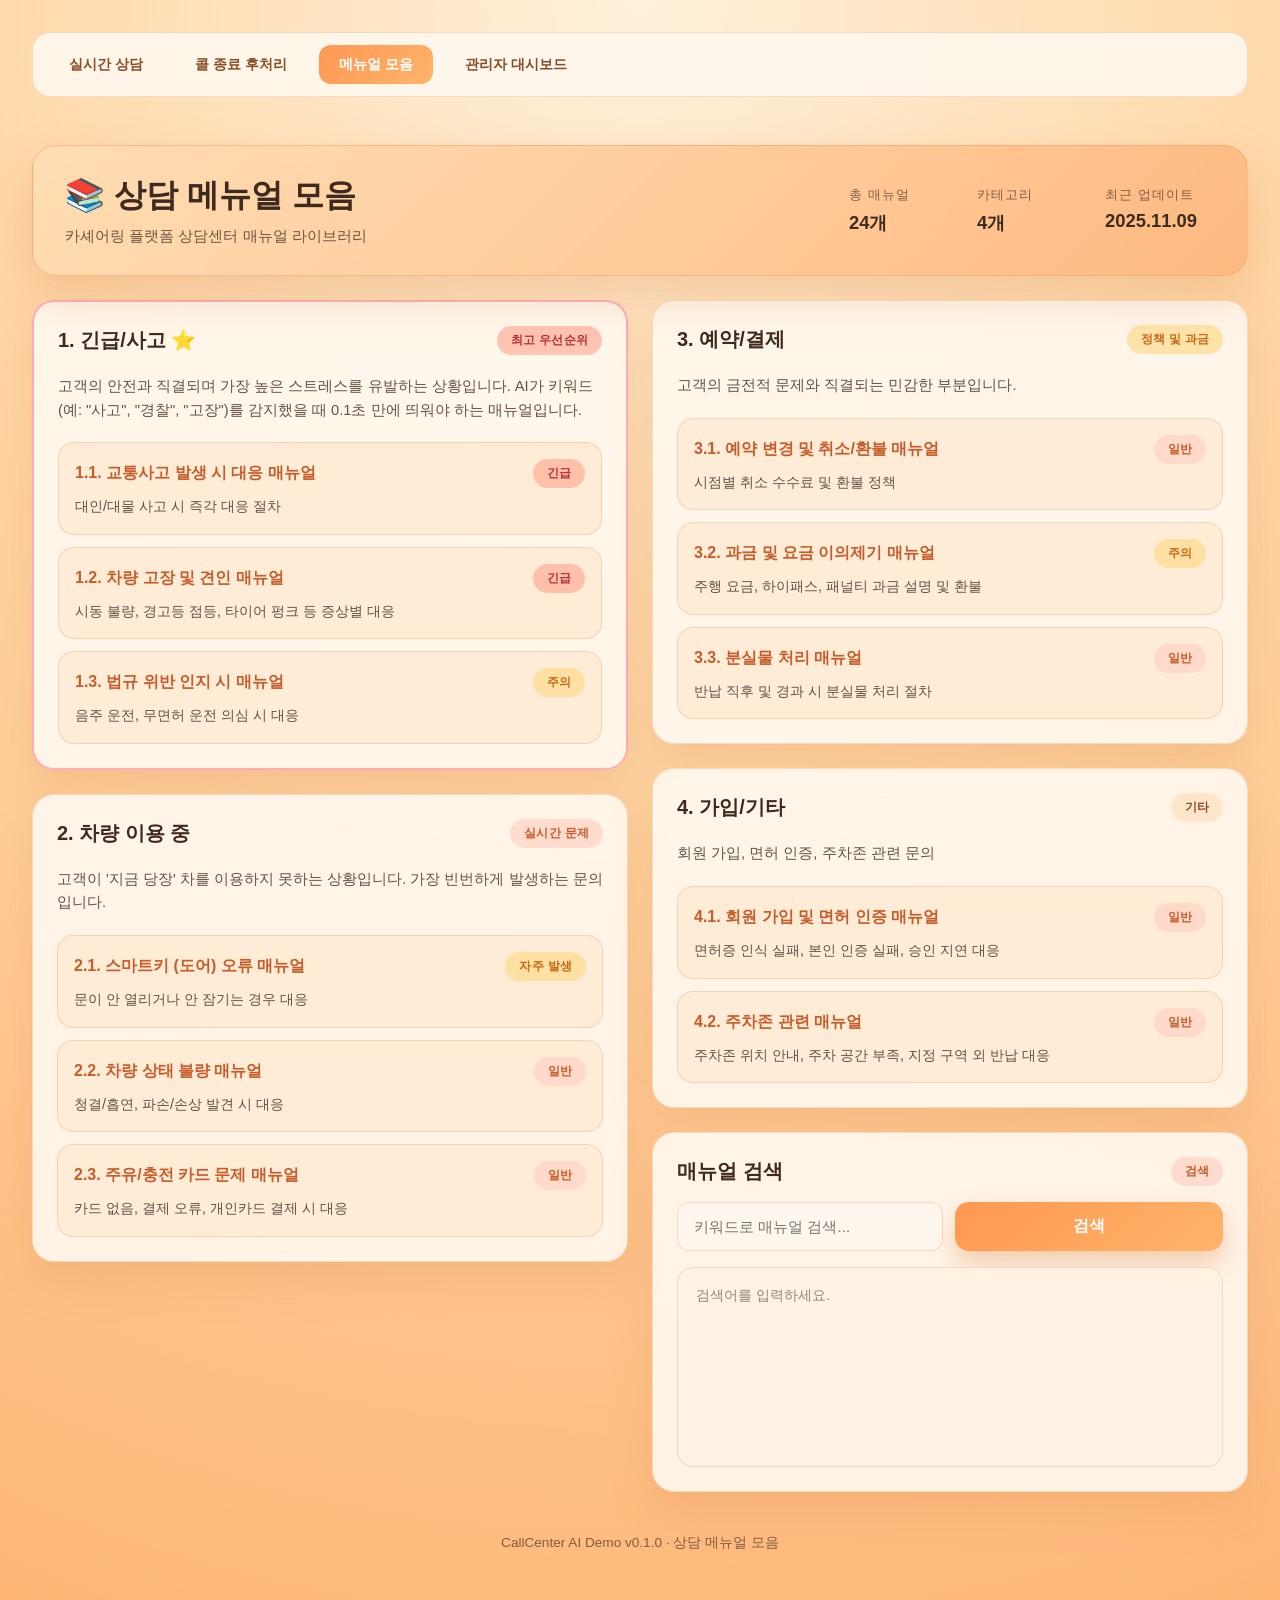
<file: manual.html>
<!DOCTYPE html>
<html lang="ko">
<head>
  <meta charset="UTF-8">
  <meta name="viewport" content="width=device-width, initial-scale=1.0">
  <title>상담 메뉴얼 모음 - CallCenter AI Demo</title>
  <link rel="stylesheet" href="styles.css">
</head>
<body>
  <div class="layout">
    <nav class="main-nav">
      <a href="index.html" class="nav-link">실시간 상담</a>
      <a href="debriefing.html" class="nav-link">콜 종료 후처리</a>
      <a href="manual.html" class="nav-link active">메뉴얼 모음</a>
      <a href="admin.html" class="nav-link">관리자 대시보드</a>
    </nav>
    <header class="page-header">
      <div class="title-group">
        <h1>📚 상담 메뉴얼 모음</h1>
        <p class="subtitle">카셰어링 플랫폼 상담센터 매뉴얼 라이브러리</p>
      </div>
      <div class="header-metrics">
        <div class="header-metric">
          <span class="metric-label">총 매뉴얼</span>
          <span class="metric-value">24개</span>
        </div>
        <div class="header-metric">
          <span class="metric-label">카테고리</span>
          <span class="metric-value">4개</span>
        </div>
        <div class="header-metric">
          <span class="metric-label">최근 업데이트</span>
          <span class="metric-value">2025.11.09</span>
        </div>
      </div>
    </header>

    <main class="dashboard">
      <section class="column left-column">
        <article class="card category-card priority">
          <div class="card-header">
            <h2>1. 긴급/사고 ⭐️</h2>
            <span class="badge badge-danger">최고 우선순위</span>
          </div>
          <p class="card-description">고객의 안전과 직결되며 가장 높은 스트레스를 유발하는 상황입니다. AI가 키워드(예: "사고", "경찰", "고장")를 감지했을 때 0.1초 만에 띄워야 하는 매뉴얼입니다.</p>
          <div class="manual-list">
            <a href="manual-detail.html?category=emergency&id=1" class="manual-item">
              <div class="manual-item-header">
                <strong>1.1. 교통사고 발생 시 대응 매뉴얼</strong>
                <span class="badge badge-danger">긴급</span>
              </div>
              <p class="manual-item-desc">대인/대물 사고 시 즉각 대응 절차</p>
            </a>
            <a href="manual-detail.html?category=emergency&id=2" class="manual-item">
              <div class="manual-item-header">
                <strong>1.2. 차량 고장 및 견인 매뉴얼</strong>
                <span class="badge badge-danger">긴급</span>
              </div>
              <p class="manual-item-desc">시동 불량, 경고등 점등, 타이어 펑크 등 증상별 대응</p>
            </a>
            <a href="manual-detail.html?category=emergency&id=3" class="manual-item">
              <div class="manual-item-header">
                <strong>1.3. 법규 위반 인지 시 매뉴얼</strong>
                <span class="badge badge-warning">주의</span>
              </div>
              <p class="manual-item-desc">음주 운전, 무면허 운전 의심 시 대응</p>
            </a>
          </div>
        </article>

        <article class="card category-card">
          <div class="card-header">
            <h2>2. 차량 이용 중</h2>
            <span class="badge badge-info">실시간 문제</span>
          </div>
          <p class="card-description">고객이 '지금 당장' 차를 이용하지 못하는 상황입니다. 가장 빈번하게 발생하는 문의입니다.</p>
          <div class="manual-list">
            <a href="manual-detail.html?category=usage&id=1" class="manual-item">
              <div class="manual-item-header">
                <strong>2.1. 스마트키 (도어) 오류 매뉴얼</strong>
                <span class="badge badge-warning">자주 발생</span>
              </div>
              <p class="manual-item-desc">문이 안 열리거나 안 잠기는 경우 대응</p>
            </a>
            <a href="manual-detail.html?category=usage&id=2" class="manual-item">
              <div class="manual-item-header">
                <strong>2.2. 차량 상태 불량 매뉴얼</strong>
                <span class="badge badge-info">일반</span>
              </div>
              <p class="manual-item-desc">청결/흡연, 파손/손상 발견 시 대응</p>
            </a>
            <a href="manual-detail.html?category=usage&id=3" class="manual-item">
              <div class="manual-item-header">
                <strong>2.3. 주유/충전 카드 문제 매뉴얼</strong>
                <span class="badge badge-info">일반</span>
              </div>
              <p class="manual-item-desc">카드 없음, 결제 오류, 개인카드 결제 시 대응</p>
            </a>
          </div>
        </article>
      </section>

      <section class="column right-column">
        <article class="card category-card">
          <div class="card-header">
            <h2>3. 예약/결제</h2>
            <span class="badge badge-warning">정책 및 과금</span>
          </div>
          <p class="card-description">고객의 금전적 문제와 직결되는 민감한 부분입니다.</p>
          <div class="manual-list">
            <a href="manual-detail.html?category=payment&id=1" class="manual-item">
              <div class="manual-item-header">
                <strong>3.1. 예약 변경 및 취소/환불 매뉴얼</strong>
                <span class="badge badge-info">일반</span>
              </div>
              <p class="manual-item-desc">시점별 취소 수수료 및 환불 정책</p>
            </a>
            <a href="manual-detail.html?category=payment&id=2" class="manual-item">
              <div class="manual-item-header">
                <strong>3.2. 과금 및 요금 이의제기 매뉴얼</strong>
                <span class="badge badge-warning">주의</span>
              </div>
              <p class="manual-item-desc">주행 요금, 하이패스, 패널티 과금 설명 및 환불</p>
            </a>
            <a href="manual-detail.html?category=payment&id=3" class="manual-item">
              <div class="manual-item-header">
                <strong>3.3. 분실물 처리 매뉴얼</strong>
                <span class="badge badge-info">일반</span>
              </div>
              <p class="manual-item-desc">반납 직후 및 경과 시 분실물 처리 절차</p>
            </a>
          </div>
        </article>

        <article class="card category-card">
          <div class="card-header">
            <h2>4. 가입/기타</h2>
            <span class="badge badge-neutral">기타</span>
          </div>
          <p class="card-description">회원 가입, 면허 인증, 주차존 관련 문의</p>
          <div class="manual-list">
            <a href="manual-detail.html?category=other&id=1" class="manual-item">
              <div class="manual-item-header">
                <strong>4.1. 회원 가입 및 면허 인증 매뉴얼</strong>
                <span class="badge badge-info">일반</span>
              </div>
              <p class="manual-item-desc">면허증 인식 실패, 본인 인증 실패, 승인 지연 대응</p>
            </a>
            <a href="manual-detail.html?category=other&id=2" class="manual-item">
              <div class="manual-item-header">
                <strong>4.2. 주차존 관련 매뉴얼</strong>
                <span class="badge badge-info">일반</span>
              </div>
              <p class="manual-item-desc">주차존 위치 안내, 주차 공간 부족, 지정 구역 외 반납 대응</p>
            </a>
          </div>
        </article>

        <article class="card search-manual-card">
          <div class="card-header">
            <h2>매뉴얼 검색</h2>
            <span class="badge badge-info">검색</span>
          </div>
          <div class="search-box">
            <input type="text" id="manual-search" placeholder="키워드로 매뉴얼 검색..." class="search-input">
            <button id="manual-search-btn" class="btn btn-primary">검색</button>
          </div>
          <div id="manual-search-results" class="search-results">
            <p class="placeholder">검색어를 입력하세요.</p>
          </div>
        </article>
      </section>
    </main>

    <footer class="page-footer">
      CallCenter AI Demo v0.1.0 · 상담 메뉴얼 모음
    </footer>
  </div>
  <script src="app.js"></script>
</body>
</html>
</file>
<file: styles.css>
* {
  box-sizing: border-box;
  margin: 0;
  padding: 0;
}

body {
  font-family: 'Segoe UI', Roboto, 'Apple SD Gothic Neo', Pretendard, sans-serif;
  background: radial-gradient(circle at top, #fff0da 0%, #ffd7a6 40%, #ffb677 100%);
  color: #3f2a20;
  min-height: 100vh;
  padding: 32px;
}

.layout {
  max-width: 1280px;
  margin: 0 auto;
  display: flex;
  flex-direction: column;
  gap: 24px;
}

.assistant-panel {
  display : flex;
  align-items : center;
  gap : 24px;
}

.assistant-avatar {
  width : 140px;
  height : auto;
  filter : drop-shadow(0 12px 24px rgba(255, 173, 96, 0.38));
}

.assistant-bubble {
  background: rgba(255, 241, 224, 0.8);
  border: 1px solid rgba(255, 186, 120, 0.45);
  border-radius: 18px;
  padding: 16px 18px;
  color: #8a4d26;
  font-size: 0.95rem;
  line-height: 1.6;
  max-width: 360px;
}

.page-header {
  background: linear-gradient(135deg, rgba(255, 221, 179, 0.9), rgba(255, 181, 124, 0.9));
  border: 1px solid rgba(233, 155, 95, 0.45);
  border-radius: 24px;
  padding: 28px 32px;
  display: flex;
  justify-content: space-between;
  align-items: center;
  backdrop-filter: blur(18px);
  box-shadow: 0 20px 45px rgba(214, 134, 72, 0.28);
}

.title-group h1 {
  font-size: 2rem;
  font-weight: 700;
  margin-bottom: 8px;
}

.subtitle {
  font-size: 0.95rem;
  opacity: 0.75;
}

.header-metrics {
  display: flex;
  gap: 18px;
}

.header-metric {
  display: flex;
  flex-direction: column;
  gap: 6px;
  min-width: 110px;
}

.metric-label {
  font-size: 0.82rem;
  text-transform: uppercase;
  letter-spacing: 0.08em;
  opacity: 0.65;
}

.metric-value {
  font-size: 1.2rem;
  font-weight: 700;
}

.metric-value.state {
  color: #2f855a;
}

.dashboard {
  display: grid;
  grid-template-columns: minmax(0, 1fr) minmax(0, 1fr);
  gap: 24px;
}

.column {
  display: flex;
  flex-direction: column;
  gap: 24px;
}

.card {
  background: rgba(255, 248, 238, 0.92);
  border-radius: 22px;
  border: 1px solid rgba(227, 167, 110, 0.35);
  box-shadow: 0 18px 40px rgba(214, 142, 82, 0.25);
  padding: 24px;
  display: flex;
  flex-direction: column;
  gap: 16px;
}

.card-header {
  display: flex;
  justify-content: space-between;
  align-items: center;
}

.card-header h2 {
  font-size: 1.25rem;
  font-weight: 700;
}

.badge {
  display: inline-flex;
  align-items: center;
  justify-content: center;
  padding: 6px 14px;
  border-radius: 999px;
  font-size: 0.75rem;
  font-weight: 600;
  letter-spacing: 0.02em;
  text-transform: uppercase;
}

.badge-neutral {
  background: rgba(255, 222, 186, 0.6);
  color: #8a4d26;
}

.badge-info {
  background: rgba(255, 210, 196, 0.7);
  color: #c75d2c;
}

.badge-success {
  background: rgba(176, 225, 195, 0.65);
  color: #2f855a;
}

.badge-warning {
  background: rgba(255, 215, 128, 0.6);
  color: #c66a17;
}

.badge-danger {
  background: rgba(255, 163, 140, 0.6);
  color: #b8323c;
}

.card-description {
  font-size: 0.92rem;
  line-height: 1.6;
  opacity: 0.8;
}

.control-buttons {
  display: flex;
  gap: 12px;
}

.btn {
  flex: 1;
  padding: 14px 18px;
  font-size: 1rem;
  font-weight: 600;
  border-radius: 14px;
  cursor: pointer;
  transition: all 0.25s ease;
}

.btn:disabled {
  opacity: 0.45;
  cursor: not-allowed;
}

.btn-primary {
  background: linear-gradient(135deg, #ff9852, #ffb36a);
  color: #fff;
  border: none;
  box-shadow: 0 12px 24px rgba(215, 133, 66, 0.35);
}

.btn-primary:hover:not(:disabled) {
  transform: translateY(-2px);
  box-shadow: 0 18px 32px rgba(215, 133, 66, 0.45);
}

.btn-outline {
  background: transparent;
  border: 1px solid rgba(230, 156, 96, 0.55);
  color: #c75d2c;
}

.btn-outline:hover:not(:disabled) {
  background: rgba(255, 194, 149, 0.25);
}

.btn-success {
  background: linear-gradient(135deg, #28a745, #34ce57);
  color: #fff;
  border: none;
  box-shadow: 0 12px 24px rgba(40, 167, 69, 0.35);
}

.btn-success:hover:not(:disabled) {
  transform: translateY(-2px);
  box-shadow: 0 18px 32px rgba(40, 167, 69, 0.45);
}

.btn-warning {
  background: linear-gradient(135deg, #ffc107, #ffd54f);
  color: #3f2a20;
  border: none;
  box-shadow: 0 12px 24px rgba(255, 193, 7, 0.35);
}

.btn-warning:hover:not(:disabled) {
  transform: translateY(-2px);
  box-shadow: 0 18px 32px rgba(255, 193, 7, 0.45);
}

.btn-info {
  background: linear-gradient(135deg, #17a2b8, #3fc1d8);
  color: #fff;
  border: none;
  box-shadow: 0 12px 24px rgba(23, 162, 184, 0.35);
}

.btn-info:hover:not(:disabled) {
  transform: translateY(-2px);
  box-shadow: 0 18px 32px rgba(23, 162, 184, 0.45);
}

.control-hints {
  list-style: none;
  display: flex;
  flex-direction: column;
  gap: 8px;
  font-size: 0.88rem;
  opacity: 0.75;
}

.audio-card {
  gap: 20px;
}

#voice-wave {
  width: 100%;
  border-radius: 18px;
  background: rgba(255, 238, 219, 0.9);
  border: 1px solid rgba(233, 162, 107, 0.35);
}

.audio-meter {
  width: 100%;
  height: 12px;
  border-radius: 8px;
  background: rgba(255, 223, 186, 0.9);
  overflow: hidden;
  border: 1px solid rgba(230, 162, 104, 0.3);
}

.audio-meter-fill {
  height: 100%;
  background: linear-gradient(90deg, #ffb36a, #ff925a, #ff6f61);
  width: 0%;
  transition: width 0.3s ease;
}

.audio-scale {
  display: flex;
  justify-content: space-between;
  font-size: 0.78rem;
  color: rgba(63, 42, 32, 0.65);
}

/* transcript-card 고정 높이 */
.transcript-card {
  display: flex;
  flex-direction: column;
  height: 500px; /* 고정 높이 */
}

.transcript-card .card-header {
  flex-shrink: 0;
}

.transcript-card .intent-section {
  flex-shrink: 0;
  margin-top: 16px;
}

.transcript-list {
  background: rgba(255, 242, 226, 0.9);
  border-radius: 16px;
  border: 1px solid rgba(229, 170, 116, 0.35);
  padding: 18px;
  flex: 1;
  overflow-y: auto;
  display: flex;
  flex-direction: column;
  gap: 14px;
  min-height: 0; /* flexbox에서 스크롤이 작동하도록 */
}

.transcript-list::-webkit-scrollbar {
  width: 6px;
}

.transcript-list::-webkit-scrollbar-thumb {
  background: rgba(229, 170, 116, 0.6);
  border-radius: 999px;
}

.transcript-item {
  display: flex;
  flex-direction: column;
  gap: 6px;
  padding: 12px 16px;
  border-radius: 14px;
  line-height: 1.5;
}

.transcript-item.customer {
  background: rgba(255, 176, 156, 0.3);
  border: 1px solid rgba(240, 132, 102, 0.35);
}

.transcript-item.agent {
  background: rgba(193, 230, 200, 0.35);
  border: 1px solid rgba(129, 190, 150, 0.35);
}

.transcript-item.partial {
  background: rgba(255, 242, 226, 0.6);
  border: 1px dashed rgba(229, 170, 116, 0.5);
  opacity: 0.8;
}

.transcript-meta {
  font-size: 0.78rem;
  text-transform: uppercase;
  letter-spacing: 0.08em;
  opacity: 0.65;
}

.emotion-body {
  display: flex;
  gap: 18px;
  align-items: center;
}

.emotion-chart {
  flex: 1;
  min-width: 200px;
}

.emotion-metrics {
  display: flex;
  flex-direction: column;
  gap: 12px;
  min-width: 160px;
}

.emotion-metrics .metric {
  display: flex;
  flex-direction: column;
  gap: 6px;
  background: rgba(255, 234, 211, 0.85);
  border-radius: 16px;
  padding: 12px 16px;
  border: 1px solid rgba(233, 162, 107, 0.35);
}

.metric-value {
  font-size: 1.15rem;
  font-weight: 700;
}

.suggestion-list {
  list-style: none;
  display: flex;
  flex-direction: column;
  gap: 12px;
}

.suggestion-item {
  background: rgba(255, 235, 210, 0.8);
  border: 1px solid rgba(233, 170, 116, 0.4);
}

/* 매뉴얼 아코디언 */
.manual-accordion {
  background: rgba(255, 235, 210, 0.8);
  border: 1px solid rgba(233, 170, 116, 0.4);
  border-radius: 12px;
  margin-bottom: 12px;
  overflow: hidden;
}

.manual-accordion-header {
  padding: 14px 16px;
  display: flex;
  justify-content: space-between;
  align-items: center;
  cursor: pointer;
  transition: background 0.2s;
}

.manual-accordion-header:hover {
  background: rgba(255, 221, 179, 0.5);
}

.manual-accordion-header strong {
  color: #c75d2c;
  font-size: 0.95rem;
}

.manual-accordion-toggle {
  font-size: 0.8rem;
  color: #c75d2c;
  transition: transform 0.2s;
}

.manual-accordion-content {
  padding: 0 16px 16px 16px;
  border-top: 1px solid rgba(233, 170, 116, 0.3);
  margin-top: 8px;
  padding-top: 12px;
  line-height: 1.6;
}

.suggestion-item strong {
  color: #c75d2c;
}

.keyword-section h3,
.script-section h3,
.manual-section h3 {
  font-size: 0.9rem;
  opacity: 0.75;
  margin-bottom: 10px;
  color: #8a4d26;
  font-weight: 600;
}

.keyword-list {
  display: flex;
  flex-wrap: wrap;
  gap: 10px;
}

.keyword-chip {
  padding: 6px 12px;
  border-radius: 999px;
  background: rgba(255, 213, 178, 0.6);
  border: 1px solid rgba(233, 162, 107, 0.6);
  font-size: 0.82rem;
}

.agent-body {
  display: flex;
  flex-direction: column;
  gap: 18px;
}

.agent-metric {
  display: flex;
  flex-direction: column;
  gap: 10px;
}

.agent-metric-header {
  display: flex;
  justify-content: space-between;
  font-size: 0.95rem;
}

.progress {
  width: 100%;
  height: 12px;
  border-radius: 999px;
  background: rgba(255, 220, 184, 0.85);
  overflow: hidden;
  border: 1px solid rgba(233, 162, 107, 0.35);
}

.progress-fill {
  height: 100%;
  width: 0%;
  background: linear-gradient(90deg, #ffb36a, #ff7b5c);
  transition: width 0.4s ease;
}

.agent-alert {
  background: rgba(255, 214, 156, 0.4);
  border: 1px solid rgba(233, 162, 107, 0.45);
  color: #8a4d26;
  border-radius: 14px;
  padding: 14px 16px;
  font-size: 0.9rem;
  line-height: 1.5;
}

.placeholder {
  color: rgba(63, 42, 32, 0.55);
  font-size: 0.88rem;
}

.page-footer {
  text-align: center;
  padding: 18px 0 24px;
  font-size: 0.85rem;
  color: rgba(63, 42, 32, 0.65);
}

/* 네비게이션 */
.main-nav {
  display: flex;
  gap: 12px;
  background: rgba(255, 248, 238, 0.92);
  border-radius: 18px;
  padding: 12px 16px;
  border: 1px solid rgba(227, 167, 110, 0.35);
  margin-bottom: 24px;
}

.nav-link {
  padding: 10px 20px;
  border-radius: 12px;
  text-decoration: none;
  color: #8a4d26;
  font-weight: 600;
  font-size: 0.9rem;
  transition: all 0.25s ease;
  background: transparent;
}

.nav-link:hover {
  background: rgba(255, 194, 149, 0.25);
}

.nav-link.active {
  background: linear-gradient(135deg, #ff9852, #ffb36a);
  color: #fff;
}

/* 의도 분석 */
.intent-section {
  margin-top: 16px;
  padding-top: 16px;
  border-top: 1px solid rgba(233, 162, 107, 0.35);
}

.intent-section h3 {
  font-size: 0.9rem;
  opacity: 0.75;
  margin-bottom: 10px;
}

.intent-list {
  display: flex;
  flex-wrap: wrap;
  gap: 10px;
}

.intent-chip {
  padding: 8px 14px;
  border-radius: 999px;
  background: rgba(193, 230, 200, 0.6);
  border: 1px solid rgba(129, 190, 150, 0.6);
  font-size: 0.85rem;
  font-weight: 600;
  color: #2f855a;
}

.intent-chip.highlight {
  background: rgba(255, 176, 156, 0.6);
  border-color: rgba(240, 132, 102, 0.6);
  color: #b8323c;
}

/* 솔루션 섹션 */
.solution-content {
  display: flex;
  flex-direction: column;
  gap: 20px;
}

.solution-section {
  margin-bottom: 20px;
}

.script-section {
  margin-bottom: 20px;
}

.manual-section {
  margin-bottom: 20px;
}

.solution-list {
  list-style: none;
  display: flex;
  flex-direction: column;
  gap: 12px;
}

.solution-item {
  background: rgba(255, 235, 210, 0.8);
  border: 1px solid rgba(233, 170, 116, 0.4);
  border-radius: 16px;
  padding: 16px;
  line-height: 1.6;
  cursor: pointer;
  transition: all 0.25s ease;
}

.solution-item:hover {
  background: rgba(255, 222, 186, 0.9);
  transform: translateY(-2px);
  box-shadow: 0 8px 16px rgba(214, 142, 82, 0.2);
}

.solution-item strong {
  color: #c75d2c;
  display: block;
  margin-bottom: 6px;
}

/* 검색 */
.search-card {
  gap: 16px;
}

.search-box {
  display: flex;
  gap: 12px;
}

.search-input {
  flex: 1;
  padding: 12px 16px;
  border: 1px solid rgba(233, 162, 107, 0.35);
  border-radius: 12px;
  background: rgba(255, 248, 238, 0.9);
  color: #3f2a20;
  font-size: 0.95rem;
}

.search-input:focus {
  outline: none;
  border-color: #ff9852;
  box-shadow: 0 0 0 3px rgba(255, 152, 82, 0.1);
}

.search-results {
  min-height: 200px;
  max-height: 400px;
  overflow-y: auto;
  background: rgba(255, 242, 226, 0.9);
  border-radius: 16px;
  border: 1px solid rgba(229, 170, 116, 0.35);
  padding: 18px;
}

.search-result-item {
  padding: 12px;
  border-bottom: 1px solid rgba(229, 170, 116, 0.2);
  margin-bottom: 8px;
}

.search-result-item:last-child {
  border-bottom: none;
}

.search-result-item h4 {
  color: #c75d2c;
  margin-bottom: 6px;
  font-size: 0.95rem;
}

.search-result-item p {
  font-size: 0.88rem;
  line-height: 1.5;
  opacity: 0.8;
}

/* 요약 카드 */
.summary-content {
  display: flex;
  flex-direction: column;
  gap: 20px;
}

.summary-section {
  padding: 16px;
  background: rgba(255, 234, 211, 0.85);
  border-radius: 16px;
  border: 1px solid rgba(233, 162, 107, 0.35);
}

.summary-section h3 {
  font-size: 1rem;
  color: #c75d2c;
  margin-bottom: 12px;
}

.summary-text {
  font-size: 0.95rem;
  line-height: 1.6;
  color: #3f2a20;
}

.summary-actions {
  display: flex;
  gap: 12px;
  margin-top: 16px;
}

/* 감정 노동 */
.labor-metrics {
  display: flex;
  flex-direction: column;
  gap: 16px;
}

.labor-metric {
  padding: 16px;
  background: rgba(255, 234, 211, 0.85);
  border-radius: 16px;
  border: 1px solid rgba(233, 162, 107, 0.35);
}

.labor-metric-header {
  display: flex;
  justify-content: space-between;
  margin-bottom: 12px;
  font-size: 0.95rem;
}

.tag-list {
  display: flex;
  flex-wrap: wrap;
  gap: 8px;
  margin-top: 8px;
}

.tag {
  padding: 6px 12px;
  border-radius: 999px;
  font-size: 0.82rem;
  font-weight: 600;
}

.tag-danger {
  background: rgba(255, 163, 140, 0.6);
  color: #b8323c;
}

.tag-warning {
  background: rgba(255, 215, 128, 0.6);
  color: #c66a17;
}

.tag-info {
  background: rgba(255, 210, 196, 0.7);
  color: #c75d2c;
}

.labor-note {
  margin-top: 16px;
  padding: 14px;
  background: rgba(255, 214, 156, 0.4);
  border: 1px solid rgba(233, 162, 107, 0.45);
  border-radius: 14px;
  font-size: 0.9rem;
  line-height: 1.5;
}

/* 난이도 시각화 */
.difficulty-visualization {
  margin-top: 12px;
}

.difficulty-bar {
  display: flex;
  gap: 8px;
}

/* 액션 리스트 */
.action-list {
  display: flex;
  flex-direction: column;
  gap: 12px;
}

.action-item {
  display: flex;
  align-items: center;
  gap: 12px;
  padding: 12px;
  background: rgba(255, 234, 211, 0.85);
  border-radius: 12px;
  border: 1px solid rgba(233, 162, 107, 0.35);
}

.action-item input[type="checkbox"] {
  width: 18px;
  height: 18px;
  cursor: pointer;
}

.action-item label {
  cursor: pointer;
  flex: 1;
}

/* 멘토링 */
.mode-buttons {
  display: flex;
  gap: 12px;
}

.mentee-view {
  display: flex;
  flex-direction: column;
  gap: 16px;
}

.ai-solutions-preview {
  padding: 16px;
  background: rgba(255, 234, 211, 0.85);
  border-radius: 16px;
  border: 1px solid rgba(233, 162, 107, 0.35);
}

.ai-solutions-preview h3 {
  font-size: 0.95rem;
  color: #c75d2c;
  margin-bottom: 12px;
}

.coaching-section {
  margin-bottom: 20px;
}

.coaching-input {
  width: 100%;
  min-height: 100px;
  padding: 12px;
  border: 1px solid rgba(233, 162, 107, 0.35);
  border-radius: 12px;
  background: rgba(255, 248, 238, 0.9);
  color: #3f2a20;
  font-size: 0.95rem;
  font-family: inherit;
  resize: vertical;
  margin-bottom: 12px;
}

.coaching-input:focus {
  outline: none;
  border-color: #ff9852;
  box-shadow: 0 0 0 3px rgba(255, 152, 82, 0.1);
}

.coaching-list {
  display: flex;
  flex-direction: column;
  gap: 12px;
  max-height: 300px;
  overflow-y: auto;
}

.coaching-item {
  padding: 12px;
  background: rgba(255, 234, 211, 0.85);
  border-radius: 12px;
  border: 1px solid rgba(233, 162, 107, 0.35);
}

.coaching-meta {
  font-size: 0.78rem;
  opacity: 0.65;
  margin-bottom: 6px;
}

.scenario-select {
  width: 100%;
  padding: 12px;
  border: 1px solid rgba(233, 162, 107, 0.35);
  border-radius: 12px;
  background: rgba(255, 248, 238, 0.9);
  color: #3f2a20;
  font-size: 0.95rem;
  margin-bottom: 12px;
}

.chat-messages {
  min-height: 200px;
  max-height: 300px;
  overflow-y: auto;
  background: rgba(255, 242, 226, 0.9);
  border-radius: 16px;
  border: 1px solid rgba(229, 170, 116, 0.35);
  padding: 18px;
  margin-bottom: 12px;
}

.chat-message {
  padding: 10px 14px;
  border-radius: 12px;
  margin-bottom: 10px;
}

.chat-message.bot {
  background: rgba(193, 230, 200, 0.35);
  border: 1px solid rgba(129, 190, 150, 0.35);
}

.chat-message.user {
  background: rgba(255, 176, 156, 0.3);
  border: 1px solid rgba(240, 132, 102, 0.35);
  margin-left: auto;
  text-align: right;
}

.chat-input-box {
  display: flex;
  gap: 12px;
}

.chat-input {
  flex: 1;
  padding: 12px 16px;
  border: 1px solid rgba(233, 162, 107, 0.35);
  border-radius: 12px;
  background: rgba(255, 248, 238, 0.9);
  color: #3f2a20;
  font-size: 0.95rem;
}

/* 관리자 대시보드 */
.agent-list {
  display: flex;
  flex-direction: column;
  gap: 16px;
}

.agent-item {
  padding: 16px;
  background: rgba(255, 234, 211, 0.85);
  border-radius: 16px;
  border: 1px solid rgba(233, 162, 107, 0.35);
}

.agent-info {
  display: flex;
  justify-content: space-between;
  align-items: center;
  margin-bottom: 12px;
}

.agent-metrics {
  display: flex;
  flex-direction: column;
  gap: 8px;
}

.metric-row {
  display: flex;
  justify-content: space-between;
  font-size: 0.9rem;
}

.agent-action {
  margin-top: 12px;
}

.performance-table {
  overflow-x: auto;
}

.performance-table table {
  width: 100%;
  border-collapse: collapse;
}

.performance-table th,
.performance-table td {
  padding: 12px;
  text-align: left;
  border-bottom: 1px solid rgba(233, 162, 107, 0.2);
}

.performance-table th {
  background: rgba(255, 234, 211, 0.85);
  font-weight: 600;
  font-size: 0.9rem;
  color: #c75d2c;
}

.ai-metrics {
  display: flex;
  flex-direction: column;
  gap: 20px;
}

.ai-metric-item {
  padding: 16px;
  background: rgba(255, 234, 211, 0.85);
  border-radius: 16px;
  border: 1px solid rgba(233, 162, 107, 0.35);
}

.ai-metric-header {
  display: flex;
  justify-content: space-between;
  margin-bottom: 12px;
  font-size: 0.95rem;
}

.metric-desc {
  font-size: 0.85rem;
  opacity: 0.7;
  margin-top: 8px;
}

.hostile-stats {
  display: grid;
  grid-template-columns: 1fr 1fr;
  gap: 16px;
  margin-bottom: 20px;
}

.stat-item {
  padding: 16px;
  background: rgba(255, 234, 211, 0.85);
  border-radius: 16px;
  border: 1px solid rgba(233, 162, 107, 0.35);
  text-align: center;
}

.stat-label {
  font-size: 0.85rem;
  opacity: 0.7;
  margin-bottom: 8px;
}

.stat-value {
  font-size: 1.5rem;
  font-weight: 700;
}

.hostile-breakdown {
  padding-top: 20px;
  border-top: 1px solid rgba(233, 162, 107, 0.35);
}

.hostile-breakdown h3 {
  font-size: 0.95rem;
  color: #c75d2c;
  margin-bottom: 12px;
}

.breakdown-list {
  display: flex;
  flex-direction: column;
  gap: 10px;
}

.breakdown-item {
  display: flex;
  justify-content: space-between;
  align-items: center;
  padding: 12px;
  background: rgba(255, 234, 211, 0.85);
  border-radius: 12px;
  border: 1px solid rgba(233, 162, 107, 0.35);
}

/* 메뉴얼 모음 페이지 */
.category-card {
  gap: 20px;
}

.category-card.priority {
  border: 2px solid rgba(255, 99, 132, 0.5);
  background: rgba(255, 248, 238, 0.95);
}

.manual-list {
  display: flex;
  flex-direction: column;
  gap: 12px;
}

.manual-item {
  display: block;
  padding: 16px;
  background: rgba(255, 234, 211, 0.85);
  border-radius: 16px;
  border: 1px solid rgba(233, 162, 107, 0.35);
  text-decoration: none;
  color: inherit;
  transition: all 0.25s ease;
  cursor: pointer;
}

.manual-item:hover {
  background: rgba(255, 222, 186, 0.9);
  transform: translateY(-2px);
  box-shadow: 0 8px 16px rgba(214, 142, 82, 0.2);
}

.manual-item-header {
  display: flex;
  justify-content: space-between;
  align-items: center;
  margin-bottom: 8px;
}

.manual-item-header strong {
  color: #c75d2c;
  font-size: 1rem;
}

.manual-item-desc {
  font-size: 0.9rem;
  opacity: 0.8;
  line-height: 1.5;
}

.search-manual-card {
  gap: 16px;
}

/* 매뉴얼 상세 페이지 */
.manual-detail-card {
  gap: 20px;
}

.manual-content {
  display: flex;
  flex-direction: column;
  gap: 24px;
}

.manual-step {
  padding: 20px;
  background: rgba(255, 234, 211, 0.85);
  border-radius: 16px;
  border: 1px solid rgba(233, 162, 107, 0.35);
  border-left: 4px solid #ff9852;
}

.manual-step h3 {
  color: #c75d2c;
  font-size: 1.1rem;
  margin-bottom: 12px;
}

.manual-step h4 {
  color: #8a4d26;
  font-size: 0.95rem;
  margin-top: 16px;
  margin-bottom: 8px;
}

.manual-step ul {
  margin-left: 20px;
  margin-top: 8px;
  line-height: 1.8;
}

.manual-step li {
  margin-bottom: 6px;
}

.symptom-item {
  margin-top: 16px;
  padding: 12px;
  background: rgba(255, 248, 238, 0.9);
  border-radius: 12px;
  border: 1px solid rgba(233, 162, 107, 0.25);
}

.script-content {
  display: flex;
  flex-direction: column;
  gap: 16px;
}

.script-item {
  padding: 14px;
  background: rgba(255, 234, 211, 0.85);
  border-radius: 12px;
  border: 1px solid rgba(233, 162, 107, 0.35);
  line-height: 1.6;
}

.script-item strong {
  color: #c75d2c;
  display: block;
  margin-bottom: 6px;
}

.script-item p {
  margin: 0;
}

.keywords-content {
  display: flex;
  flex-wrap: wrap;
  gap: 10px;
}

.related-manuals {
  display: flex;
  flex-direction: column;
  gap: 10px;
}

.related-item {
  display: block;
  padding: 12px;
  background: rgba(255, 234, 211, 0.85);
  border-radius: 12px;
  border: 1px solid rgba(233, 162, 107, 0.35);
  text-decoration: none;
  color: #3f2a20;
  transition: all 0.25s ease;
}

.related-item:hover {
  background: rgba(255, 222, 186, 0.9);
  transform: translateX(4px);
}

.action-buttons {
  display: flex;
  flex-direction: column;
  gap: 12px;
}

.action-buttons .btn {
  width: 100%;
}

/* 원격지원 UI 스타일 */
.remote-support-card {
  margin-top: 24px;
}

.remote-support-content {
  display: flex;
  flex-direction: column;
  gap: 20px;
}

.remote-vehicle-info {
  display: flex;
  flex-direction: column;
  gap: 12px;
  padding: 16px;
  background: rgba(255, 241, 224, 0.6);
  border-radius: 12px;
  border: 1px solid rgba(255, 186, 120, 0.3);
}

.remote-vehicle-info .info-item {
  display: flex;
  justify-content: space-between;
  align-items: center;
}

.remote-vehicle-info .info-label {
  font-weight: 600;
  color: #8a4d26;
  font-size: 0.9rem;
}

.remote-vehicle-info .info-value {
  color: #3f2a20;
  font-size: 0.95rem;
}

.remote-control-buttons {
  display: grid;
  grid-template-columns: repeat(2, 1fr);
  gap: 12px;
}

.remote-control-buttons .btn {
  width: 100%;
  padding: 12px 16px;
  font-size: 0.95rem;
}

.remote-result-area {
  padding: 16px;
  background: rgba(255, 241, 224, 0.8);
  border-radius: 12px;
  border: 1px solid rgba(255, 186, 120, 0.4);
  margin-top: 12px;
}

.result-header {
  margin-bottom: 12px;
}

.result-header h3 {
  font-size: 1.1rem;
  color: #8a4d26;
  margin-bottom: 8px;
}

.result-content {
  color: #3f2a20;
  line-height: 1.6;
  font-size: 0.95rem;
}

.status-item {
  padding: 8px 0;
  border-bottom: 1px solid rgba(255, 186, 120, 0.2);
}

.status-item:last-child {
  border-bottom: none;
}

.status-item strong {
  color: #8a4d26;
  margin-right: 8px;
}

/* debriefing.html 신규 섹션 */
.manual-link-list {
  list-style: none;
  display: flex;
  flex-direction: column;
  gap: 10px;
  margin-top: 8px;
}

.manual-link {
  display: block;
  padding: 10px 14px;
  background: rgba(255, 234, 211, 0.85);
  border-radius: 12px;
  border: 1px solid rgba(233, 162, 107, 0.35);
  text-decoration: none;
  color: #c75d2c;
  font-weight: 600;
  font-size: 0.9rem;
  transition: all 0.25s ease;
}

.manual-link:hover {
  background: rgba(255, 222, 186, 0.9);
  transform: translateX(4px);
  box-shadow: 0 4px 12px rgba(214, 142, 82, 0.2);
}

@media (max-width: 1140px) {
  .dashboard {
    grid-template-columns: 1fr;
  }

  .page-header {
    flex-direction: column;
    align-items: flex-start;
    gap: 18px;
  }

  .header-metrics {
    width: 100%;
    justify-content: space-between;
    flex-wrap: wrap;
  }

  .main-nav {
    flex-wrap: wrap;
  }

  .hostile-stats {
    grid-template-columns: 1fr;
  }
}
</file>
